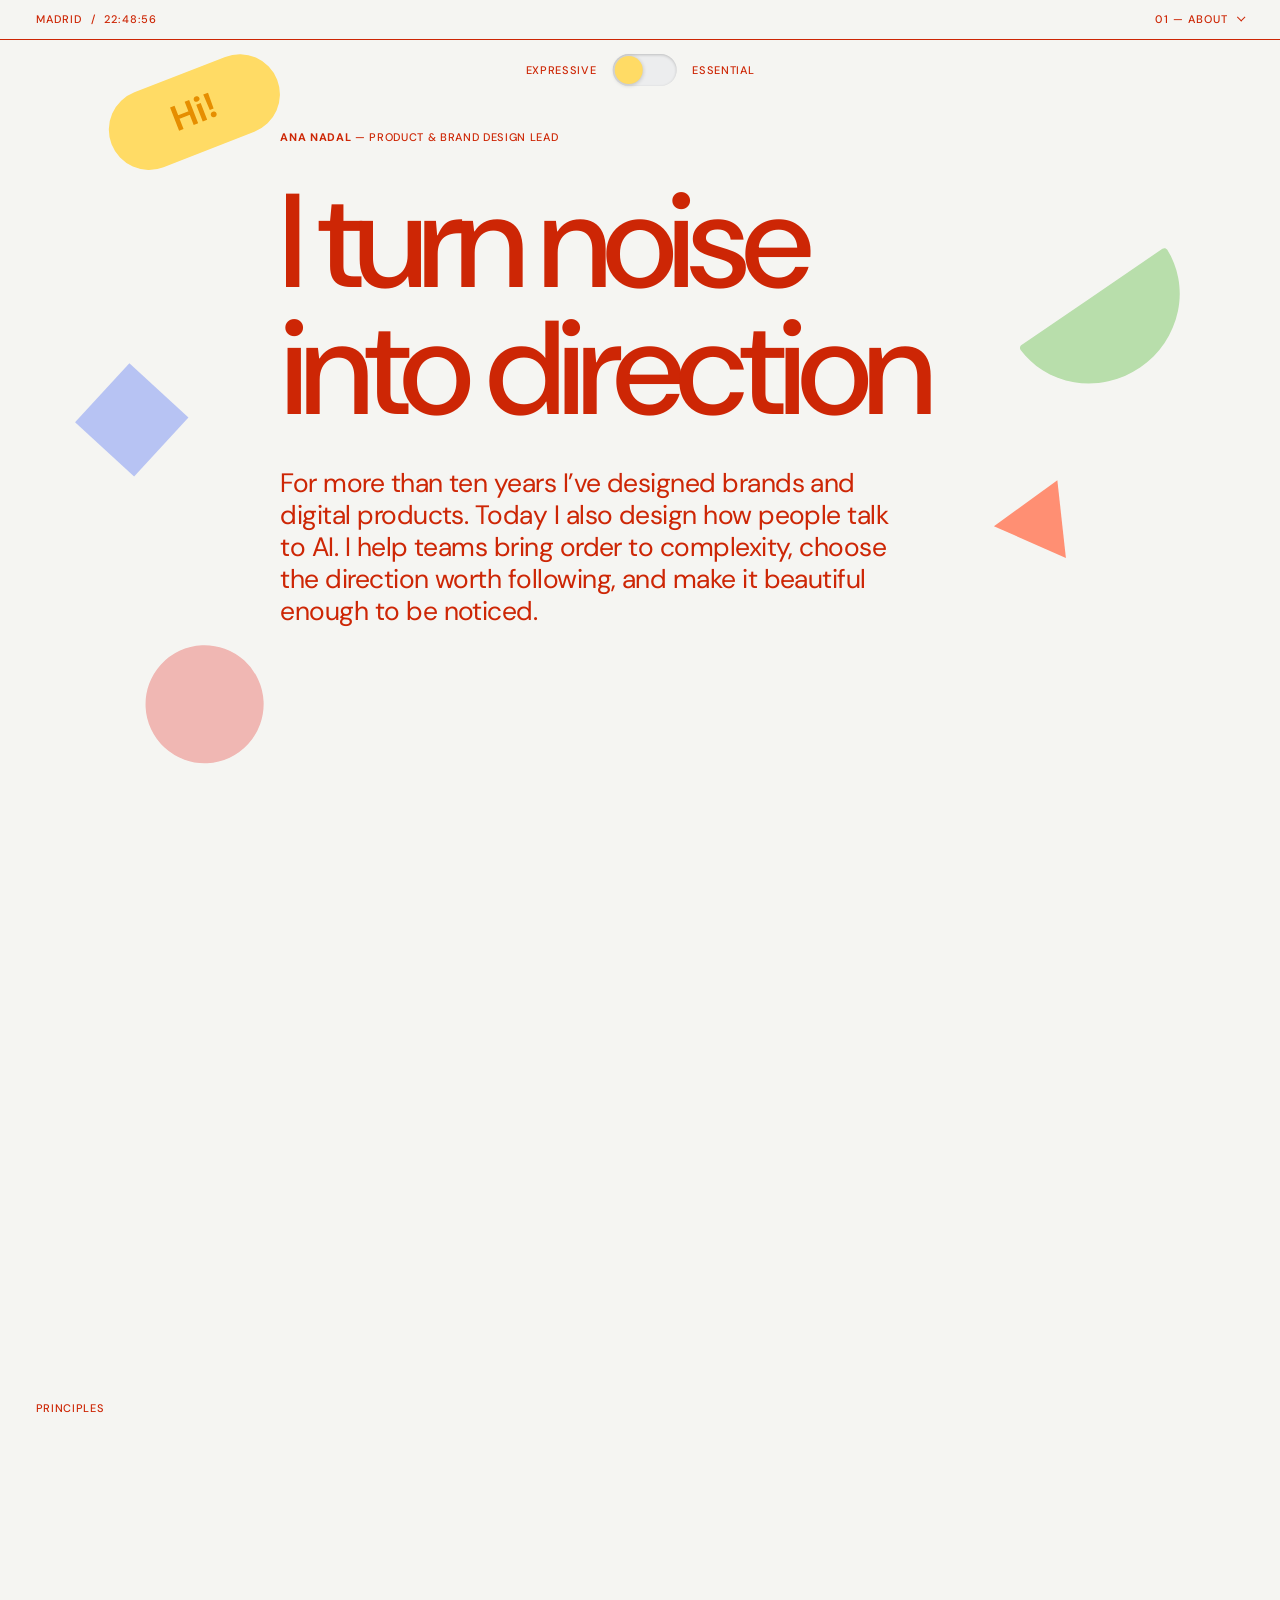
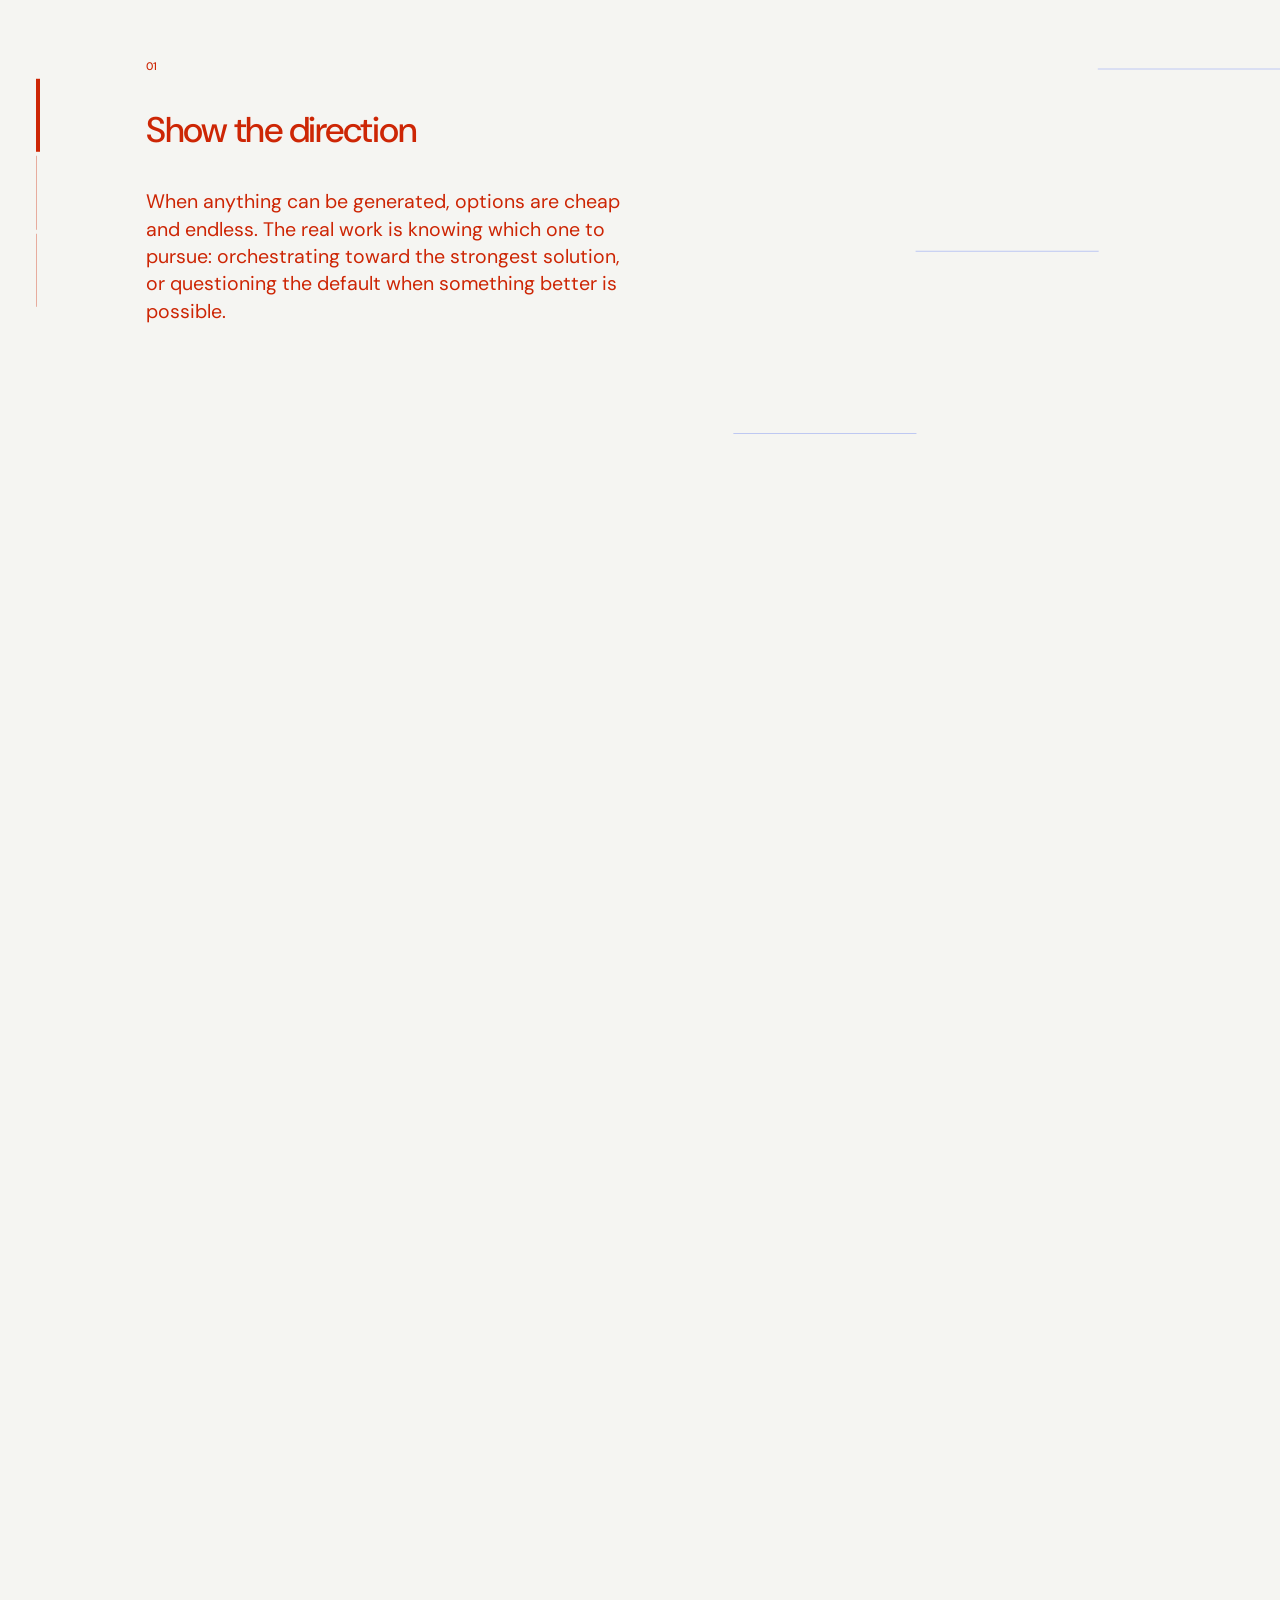
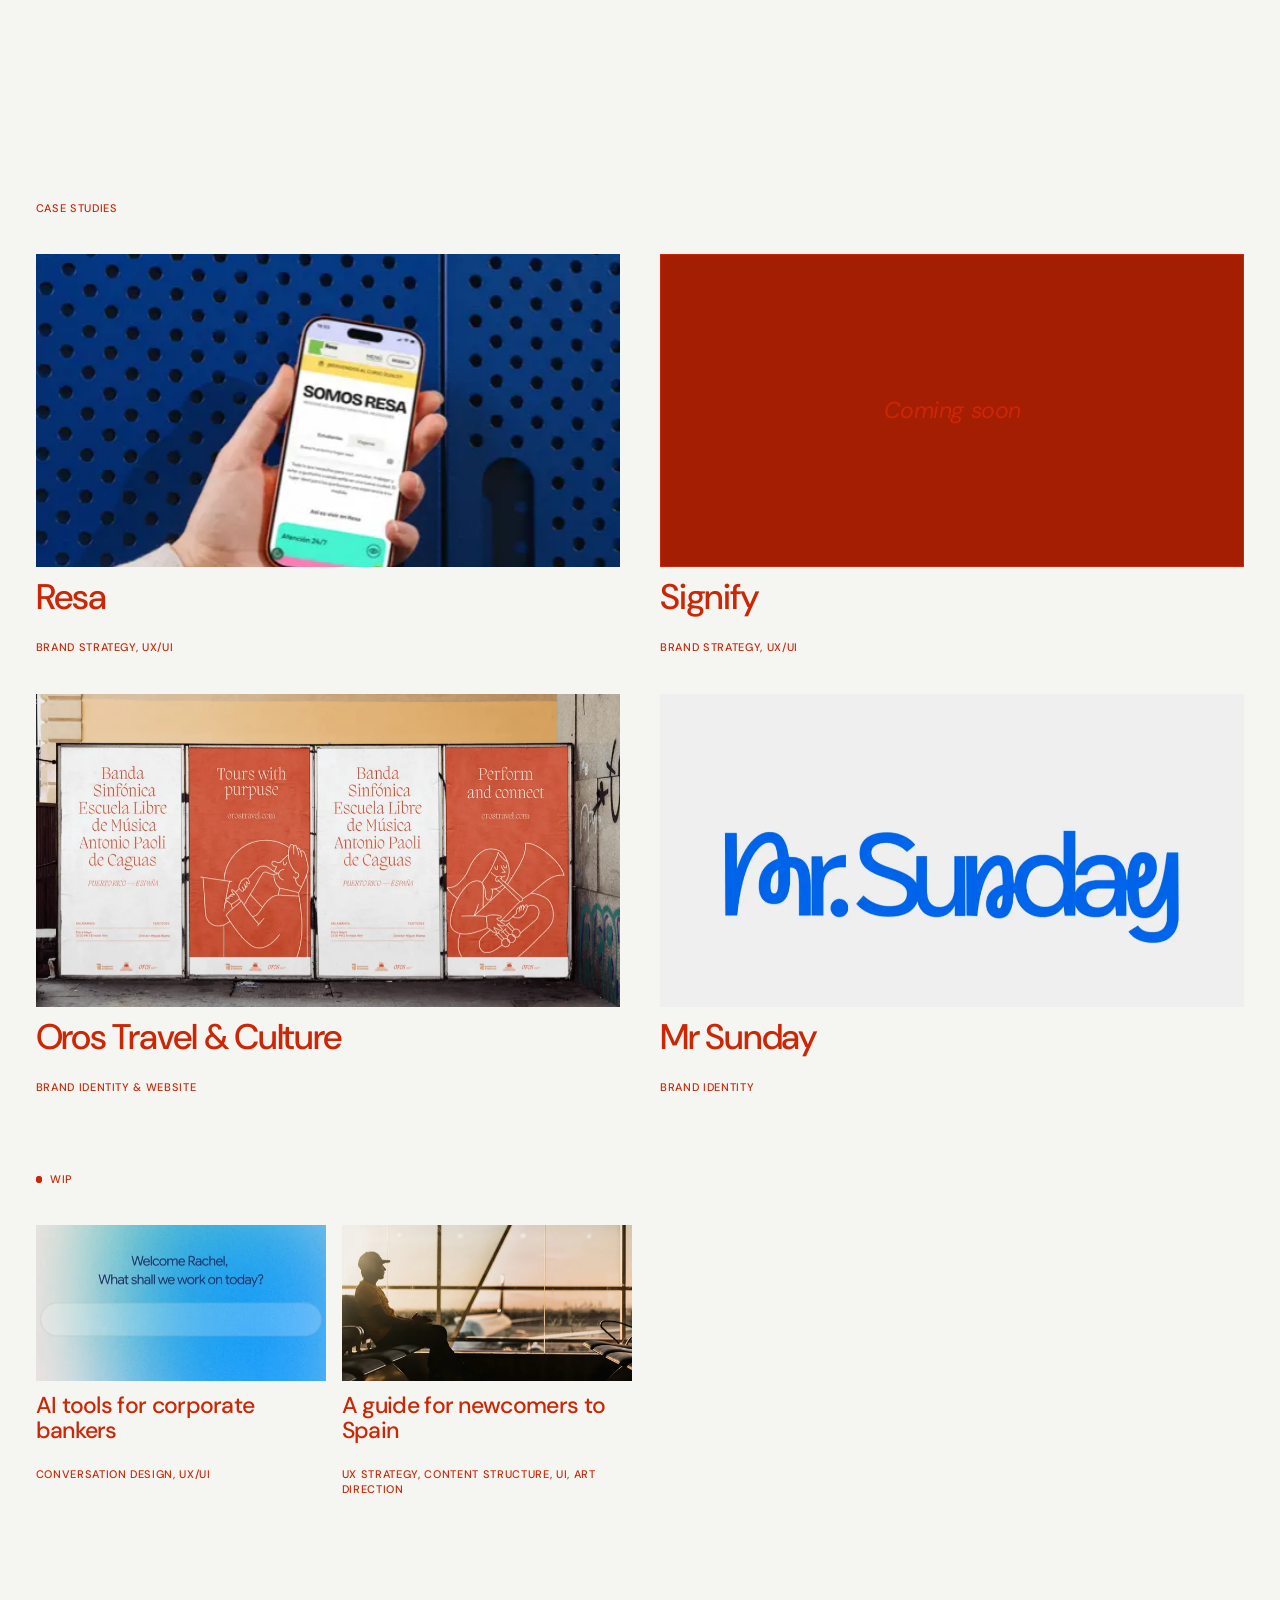
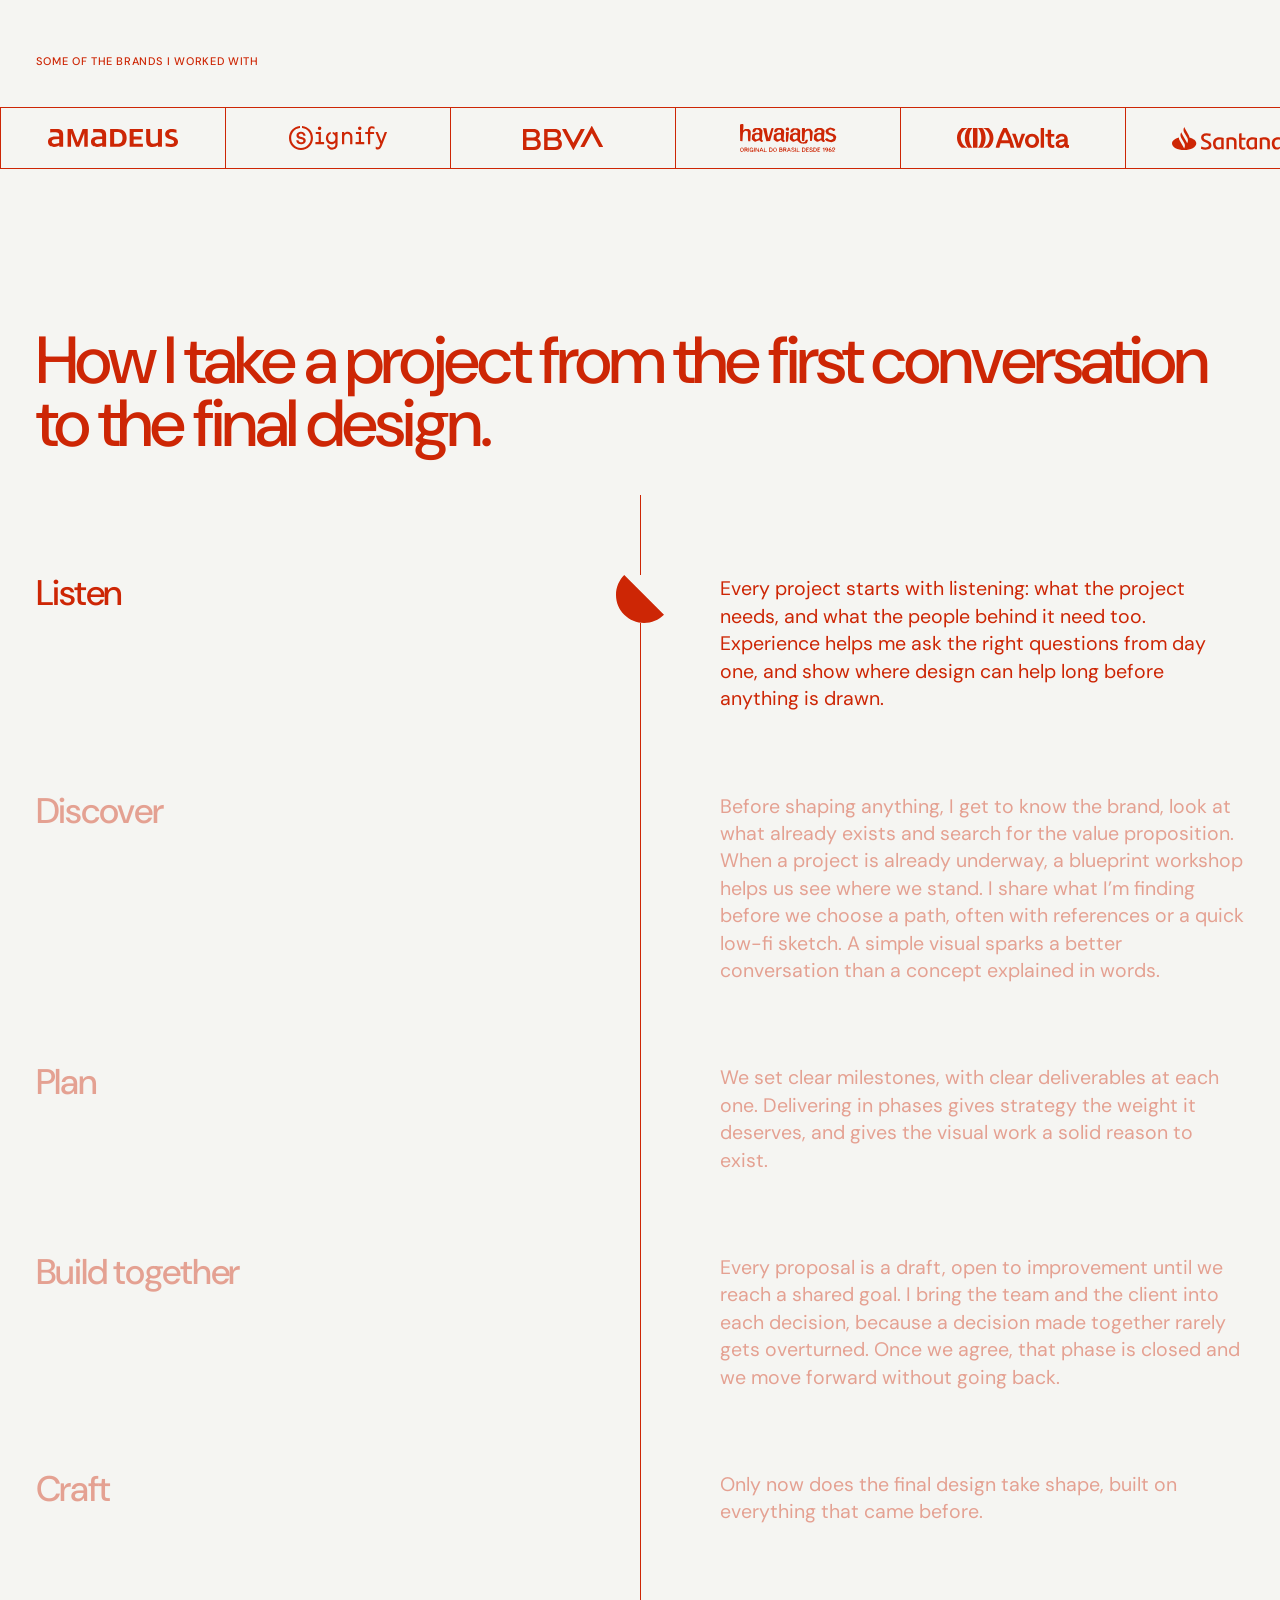
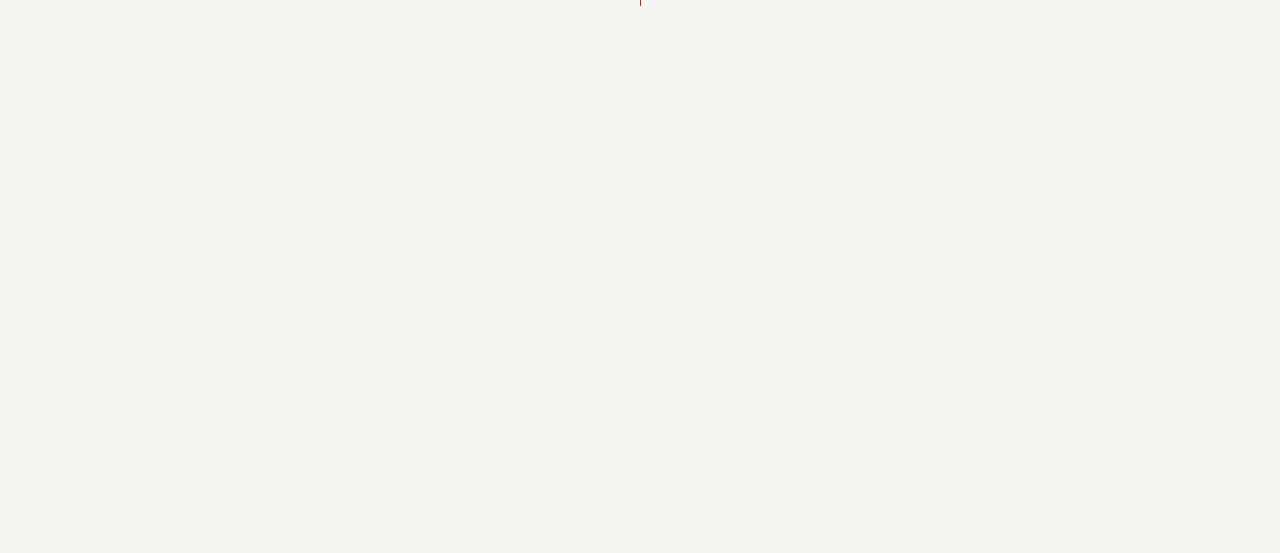
<file: index.html>
<!doctype html>
<html lang="en">
<head>
  <meta charset="utf-8">
  <meta name="viewport" content="width=device-width, initial-scale=1">
  <title>Ana Nadal — Product &amp; Brand Design Lead</title>
  <meta name="description" content="I turn noise into direction. Portfolio of Ana Nadal, Product &amp; Brand Design Lead.">
  <meta name="theme-color" content="#f5f5f2">
  <meta property="og:title" content="Ana Nadal — Product &amp; Brand Design Lead">
  <meta property="og:description" content="I turn noise into direction.">
  <meta property="og:type" content="website">
  <link rel="icon" href="data:image/svg+xml,%3Csvg xmlns='http://www.w3.org/2000/svg' viewBox='0 0 32 32'%3E%3Crect width='32' height='32' fill='%23f5f5f2'/%3E%3Ccircle cx='16' cy='16' r='10' fill='%23cd2605'/%3E%3C/svg%3E">
  <link rel="preconnect" href="https://fonts.googleapis.com">
  <link rel="preconnect" href="https://fonts.gstatic.com" crossorigin>
  <link href="https://fonts.googleapis.com/css2?family=DM+Sans:ital,opsz,wght@0,9..40,300..800;1,9..40,300..800&amp;display=swap" rel="stylesheet">
  <link rel="stylesheet" href="styles.css">
  <link rel="stylesheet" href="essential.css">
  <!-- Mode, before first paint: the saved choice, else Essential with reduced motion or Save-Data, else Expressive.
       In Expressive, the homepage also fetches its layer (home-expressive.html) and its stylesheet right away. -->
  <script>(function(d){var m;try{m=localStorage.getItem("siteMode")}catch(e){}if(m!=="expressive"&&m!=="essential"){var c=navigator.connection;m=(window.matchMedia&&matchMedia("(prefers-reduced-motion: reduce)").matches)||(c&&c.saveData)?"essential":"expressive"}d.setAttribute("data-mode",m);d.classList.add("js");if(m==="expressive"){var l=document.createElement("link");l.rel="stylesheet";l.href="home.css";document.head.appendChild(l);window.__layer=fetch("home-expressive.html").then(function(r){if(!r.ok)throw r;return r.text()})}})(document.documentElement);</script>
</head>
<body class="home">
  <a class="skip" href="#main">Skip to content</a>

  <header class="topbar">
    <p class="topbar-meta label">Madrid <span class="sep">/</span> <time id="clock" aria-hidden="true">--:--:--</time></p>
    <div class="chapters">
      <button class="chapter-btn label" type="button" aria-expanded="false" aria-controls="chapter-menu"><span class="sr-only">Chapters, current: </span><span id="section-label">01 — About</span><span class="chev" aria-hidden="true"></span></button>
      <nav class="chapter-menu" id="chapter-menu" aria-label="Chapters">
        <ul>
          <li><a href="#about">01 — About</a></li>
          <li><a href="#principles">02 — Principles</a></li>
          <li><a href="#case-studies">03 — Case studies</a></li>
          <li><a href="#how-i-work">04 — How I work</a></li>
          <li><a href="#contact">05 — Contact</a></li>
        </ul>
      </nav>
    </div>
  </header>

  <!-- Essential: the base page. Flat, still, light. Expressive (home-expressive.html) is a layer that mode.js puts in
       its place, with its own stylesheet and scripts, only when the site is in Expressive mode. -->
  <main id="main" class="page ess">

    <section class="ess-about" id="about" data-label="01 — About" aria-labelledby="about-title">
      <!-- Expressive | Essential (mode.js) -->
      <div class="mode-switch">
        <span class="mode-label" data-mode-set="expressive" aria-hidden="true">Expressive</span>
        <button class="mode-toggle" type="button" role="switch" aria-checked="true" aria-describedby="mode-tip"><span class="sr-only">Essential mode</span><span class="mode-knob" aria-hidden="true"></span></button>
        <span class="mode-label" data-mode-set="essential" aria-hidden="true">Essential</span>
        <span class="mode-tip" id="mode-tip" role="tooltip">Expressive: colour, motion and a small game.</span>
      </div>
      <h1 class="ess-text" id="about-title">Hi! I’m Ana Nadal, product &amp; brand design lead.</h1>
      <p class="ess-text">For more than ten years I’ve designed brands and digital products. Today I also design how people talk to AI. I help teams bring order to complexity, choose the direction worth following, and make it beautiful enough to be noticed.</p>
    </section>

    <section id="principles" data-label="02 — Principles" aria-labelledby="principles-title">
      <h2 class="ess-title" id="principles-title">Principles</h2>
      <ol class="ess-principles">
        <li><p class="ess-small">01</p><h3 class="ess-small">Show the direction</h3><p class="ess-text">When anything can be generated, options are cheap and endless. The real work is knowing which one to pursue: orchestrating toward the strongest solution, or questioning the default when something better is possible.</p></li>
        <li><p class="ess-small">02</p><h3 class="ess-small">Keep it compelling</h3><p class="ess-text">Beauty isn’t decoration — it’s what earns attention. We shape each piece to fit the medium it will live in, so it gets noticed amid the noise.</p></li>
        <li><p class="ess-small">03</p><h3 class="ess-small">Keep it clean</h3><p class="ess-text">In a world buried in information, we order and compose so the important things rise to the surface — turning noise into stories people can actually follow.</p></li>
      </ol>
    </section>

    <section class="ess-cases" id="case-studies" data-label="03 — Case studies" aria-labelledby="cases-title">
      <!-- The close "x" of each case page points to one of these: it returns to Case studies -->
      <span class="anchor" id="principle-direction"></span><span class="anchor" id="principle-compelling"></span><span class="anchor" id="principle-clean"></span>
      <h2 class="ess-title" id="cases-title">Case studies</h2>
      <ul class="ess-rows">
        <li class="row"><a class="row-link" href="case/resa/"><span class="row-text"><span class="row-title">Resa</span><span class="row-sep" aria-hidden="true"> · </span><span class="row-meta">Brand strategy, UX/UI</span></span><img class="row-thumb" src="images/thumbs/resa-320.webp" srcset="images/thumbs/resa-320.webp 320w, images/thumbs/resa-640.webp 640w" sizes="160px" width="320" height="200" alt="" loading="lazy" decoding="async"></a></li>
        <li class="row"><div class="row-link"><span class="row-text"><span class="row-title">Signify</span><span class="row-sep" aria-hidden="true"> · </span><span class="row-meta">Brand strategy, UX/UI</span></span><span class="row-thumb row-soon">Coming soon</span></div></li>
        <li class="row"><a class="row-link" href="case/oros/"><span class="row-text"><span class="row-title">Oros Travel &amp; Culture</span><span class="row-sep" aria-hidden="true"> · </span><span class="row-meta">Brand identity &amp; website</span></span><img class="row-thumb" src="images/thumbs/oros-320.webp" srcset="images/thumbs/oros-320.webp 320w, images/thumbs/oros-640.webp 640w" sizes="160px" width="320" height="200" alt="" loading="lazy" decoding="async"></a></li>
        <li class="row"><a class="row-link" href="case/mr-sunday/"><span class="row-text"><span class="row-title">Mr Sunday</span><span class="row-sep" aria-hidden="true"> · </span><span class="row-meta">Brand identity</span></span><img class="row-thumb" src="images/thumbs/mr-sunday-320.webp" srcset="images/thumbs/mr-sunday-320.webp 320w, images/thumbs/mr-sunday-640.webp 640w" sizes="160px" width="320" height="200" alt="" loading="lazy" decoding="async"></a></li>
      </ul>
      <h3 class="ess-wip"><span class="dot" aria-hidden="true"></span>Work in progress</h3>
      <ul class="ess-rows">
        <li class="row"><a class="row-link" href="case/ai-tools/"><span class="row-text"><span class="row-title">AI tools for corporate bankers</span><span class="row-sep" aria-hidden="true"> · </span><span class="row-meta">Conversation design, UX/UI</span></span><img class="row-thumb" src="images/thumbs/ai-tools-320.webp" srcset="images/thumbs/ai-tools-320.webp 320w, images/thumbs/ai-tools-640.webp 640w" sizes="160px" width="320" height="200" alt="" loading="lazy" decoding="async"></a></li>
        <li class="row"><a class="row-link" href="case/newcomers-guide/"><span class="row-text"><span class="row-title">A guide for newcomers to Spain</span><span class="row-sep" aria-hidden="true"> · </span><span class="row-meta">UX strategy, content structure, UI, art direction</span></span><img class="row-thumb" src="images/thumbs/newcomers-guide-320.webp" srcset="images/thumbs/newcomers-guide-320.webp 320w, images/thumbs/newcomers-guide-640.webp 640w" sizes="160px" width="320" height="200" alt="" loading="lazy" decoding="async"></a></li>
      </ul>
    </section>

    <section aria-labelledby="brands-title">
      <h2 class="ess-title" id="brands-title">Some of the brands I worked with</h2>
      <ul class="ess-logos">
        <li><span class="logo" role="img" aria-label="Amadeus" style="--m:url(images/logos/amadeus.svg);--lw:130;--lh:18"></span></li>
        <li><span class="logo" role="img" aria-label="Signify" style="--m:url(images/logos/signify.svg);--lw:98;--lh:24"></span></li>
        <li><span class="logo" role="img" aria-label="BBVA" style="--m:url(images/logos/bbva.svg);--lw:80;--lh:24"></span></li>
        <li><span class="logo" role="img" aria-label="Havaianas" style="--m:url(images/logos/havaianas.svg);--lw:97;--lh:28"></span></li>
        <li><span class="logo" role="img" aria-label="Avolta" style="--m:url(images/logos/avolta.svg);--lw:112;--lh:20"></span></li>
        <li><span class="logo" role="img" aria-label="Santander" style="--m:url(images/logos/santander.svg);--lw:132;--lh:23"></span></li>
        <li><span class="logo" role="img" aria-label="Loewe" style="--m:url(images/logos/loewe.svg);--lw:88;--lh:20"></span></li>
        <li><span class="logo" role="img" aria-label="Kinepolis" style="--m:url(images/logos/kinepolis.svg);--lw:180;--lh:35"></span></li>
      </ul>
    </section>

    <section id="how-i-work" data-label="04 — How I work" aria-labelledby="how-title">
      <h2 class="ess-title" id="how-title">How I take a project from the first conversation to the final design.</h2>
      <ol class="ess-steps">
        <li style="--i:0"><h3 class="ess-text">Listen</h3><p class="ess-text">Every project starts with listening: what the project needs, and what the people behind it need too. Experience helps me ask the right questions from day one, and show where design can help long before anything is drawn.</p></li>
        <li style="--i:1"><h3 class="ess-text">Discover</h3><p class="ess-text">Before shaping anything, I get to know the brand, look at what already exists and search for the value proposition. When a project is already underway, a blueprint workshop helps us see where we stand. I share what I’m finding before we choose a path, often with references or a quick low-fi sketch. A simple visual sparks a better conversation than a concept explained in words.</p></li>
        <li style="--i:2"><h3 class="ess-text">Plan</h3><p class="ess-text">We set clear milestones, with clear deliverables at each one. Delivering in phases gives strategy the weight it deserves, and gives the visual work a solid reason to exist.</p></li>
        <li style="--i:3"><h3 class="ess-text">Build together</h3><p class="ess-text">Every proposal is a draft, open to improvement until we reach a shared goal. I bring the team and the client into each decision, because a decision made together rarely gets overturned. Once we agree, that phase is closed and we move forward without going back.</p></li>
        <li style="--i:4"><h3 class="ess-text">Craft</h3><p class="ess-text">Only now does the final design take shape, built on everything that came before.</p></li>
      </ol>
    </section>
  </main>

  <footer class="ess-contact" id="contact" data-label="05 — Contact" aria-labelledby="contact-title">
    <h2 class="ess-title" id="contact-title">Contact</h2>
    <div class="ess-contact-main">
      <p class="ess-text">Let’s talk</p>
      <p class="ess-text ess-links"><a href="mailto:anaonadal@gmail.com">anaonadal@gmail.com</a><a href="https://www.linkedin.com/in/anadal" target="_blank" rel="noopener">LinkedIn<span class="sr-only"> (opens in a new tab)</span></a></p>
    </div>
    <div class="ess-foot" aria-hidden="true">
      <div class="foot-left">
        <span class="mask-icon icon-heads"></span>
        <p class="foot-text">Concept by human<br>Made by AI</p>
      </div>
      <div class="foot-right">
        <span class="foot-pill">© 2026</span>
        <span class="mask-icon icon-date"></span>
      </div>
    </div>
  </footer>

  <!-- mode.js: the switch; in Expressive it puts the Expressive layer in place and loads its scripts -->
  <script src="mode.js" defer></script>
</body>
</html>
</file>
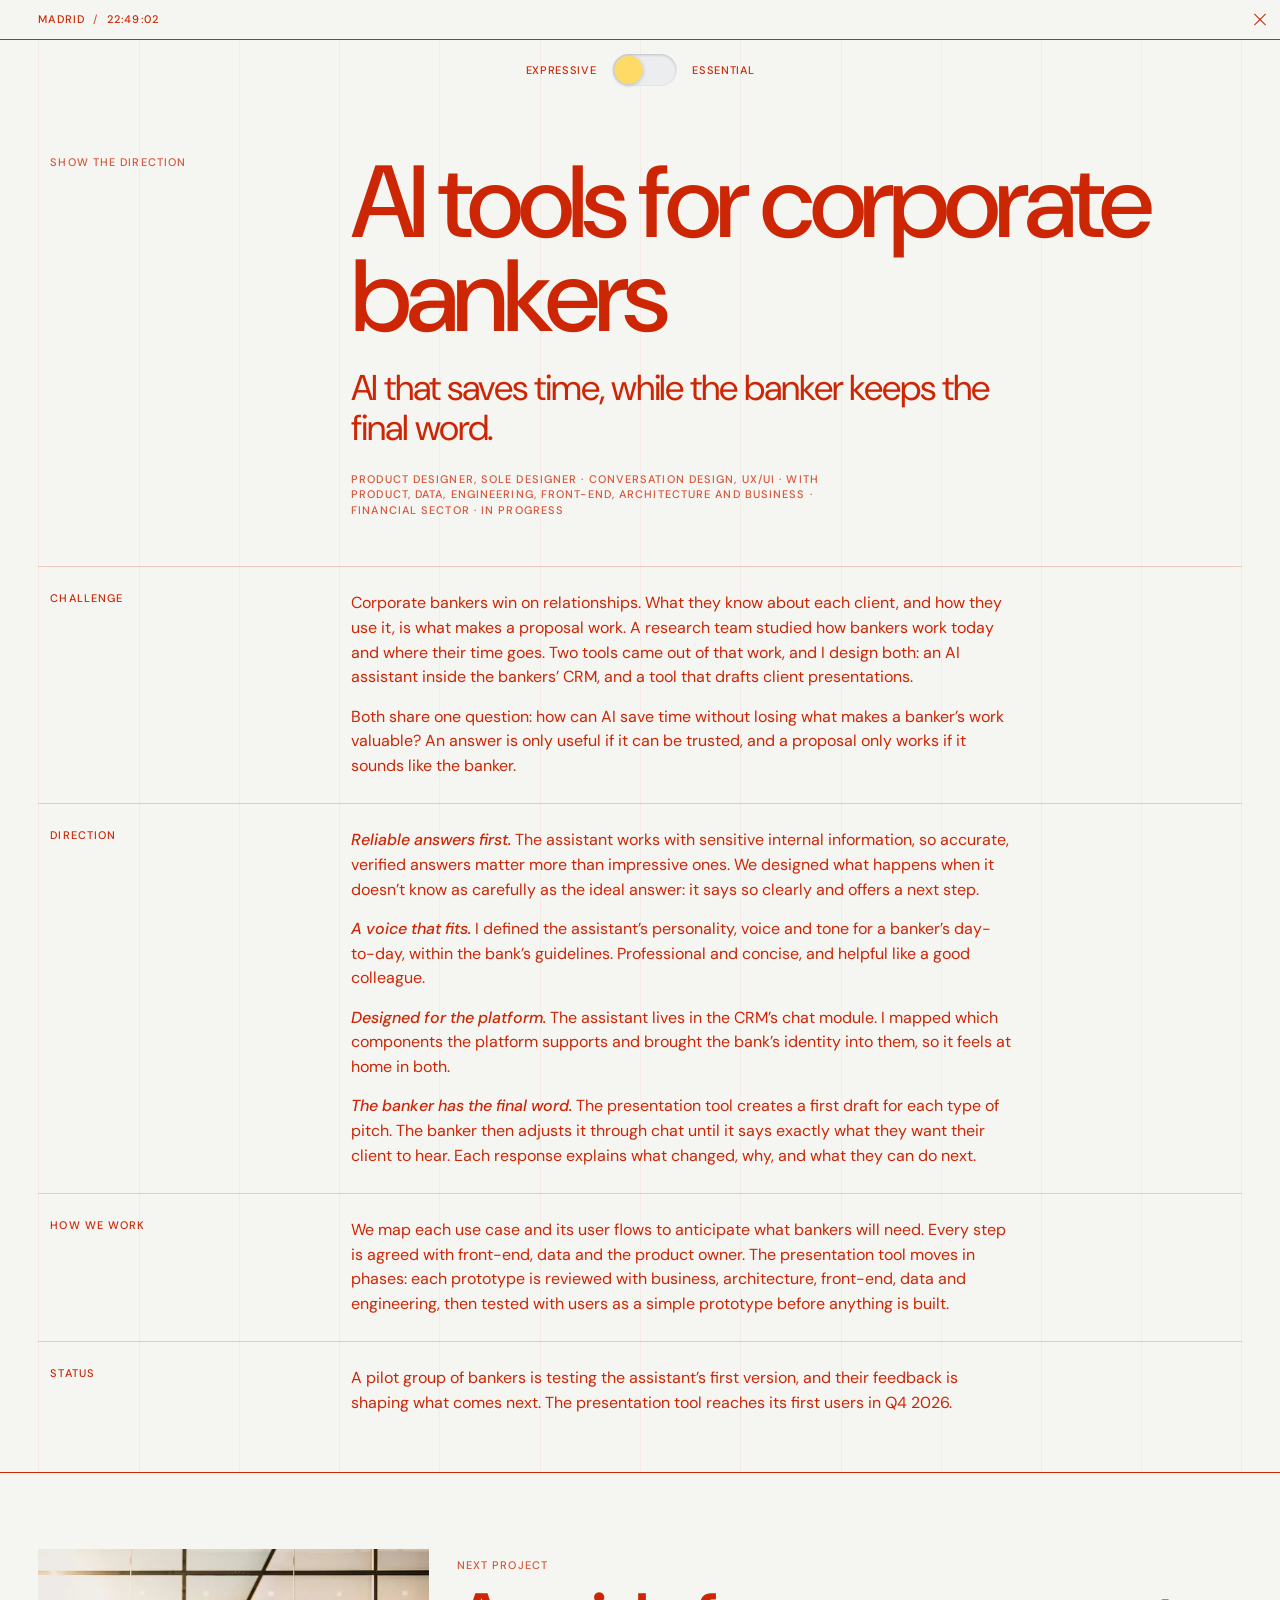
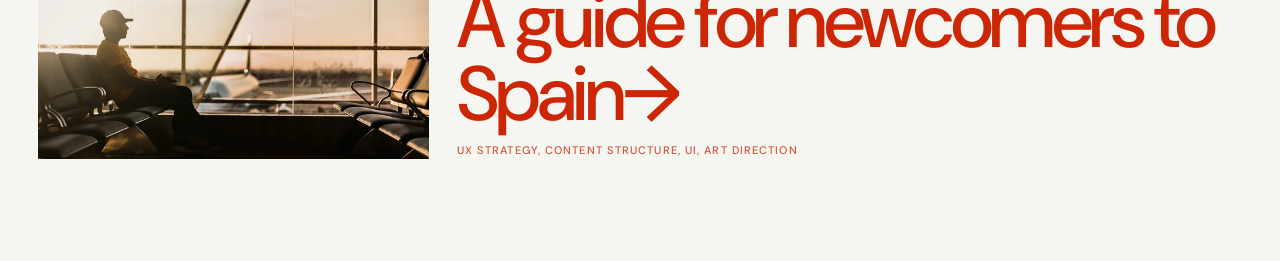
<file: case/ai-tools/index.html>
<!doctype html>
<html lang="en">
<head>
  <meta charset="utf-8">
  <meta name="viewport" content="width=device-width, initial-scale=1">
  <title>AI tools for corporate bankers — Ana Nadal</title>
  <meta name="description" content="AI that saves time, while the banker keeps the final word. Case study by Ana Nadal, Product &amp; Brand Design Lead.">
  <meta name="theme-color" content="#f5f5f2">
  <link rel="icon" href="data:image/svg+xml,%3Csvg xmlns='http://www.w3.org/2000/svg' viewBox='0 0 32 32'%3E%3Crect width='32' height='32' fill='%230a0a0a'/%3E%3Cpath d='M8 4v24M16 10v18M24 4v24' stroke='%23f5f5f2' stroke-width='2'/%3E%3C/svg%3E">
  <link rel="preconnect" href="https://fonts.googleapis.com">
  <link rel="preconnect" href="https://fonts.gstatic.com" crossorigin>
  <link href="https://fonts.googleapis.com/css2?family=DM+Sans:ital,opsz,wght@0,9..40,300..800;1,9..40,300..800&amp;display=swap" rel="stylesheet">
  <link rel="stylesheet" href="/styles.css">
  <!-- Mode before first paint (saved choice, else Essential with reduced motion or Save-Data, else Expressive);
       the gallery view: Strip only in Essential, else the saved one -->
  <script>(function(d){var m,gv;try{m=localStorage.getItem("siteMode");gv=localStorage.getItem("galleryView")}catch(e){}if(m!=="expressive"&&m!=="essential"){var c=navigator.connection;m=(window.matchMedia&&matchMedia("(prefers-reduced-motion: reduce)").matches)||(c&&c.saveData)?"essential":"expressive"}d.setAttribute("data-mode",m);d.classList.add("js");d.classList.add(m==="essential"||gv==="strip"?"view-strip":"view-expanded")})(document.documentElement);</script>
</head>
<body class="case-page">
  <a class="skip" href="#main">Skip to content</a>

  <header class="topbar">
    <p class="topbar-meta label">Madrid <span class="sep">/</span> <time id="clock" aria-hidden="true">--:--:--</time></p>
    <a class="close-x" href="/#principle-direction" aria-label="Close case and go back to the homepage"><span aria-hidden="true"></span></a>
  </header>

  <main id="main">
    <article id="ai-tools">

      <section class="section case-intro">
        <!-- Expressive | Essential (mode.js) -->
        <div class="mode-switch">
          <span class="mode-label" data-mode-set="expressive" aria-hidden="true">Expressive</span>
          <button class="mode-toggle" type="button" role="switch" aria-checked="false" aria-describedby="mode-tip"><span class="sr-only">Essential mode</span><span class="mode-knob" aria-hidden="true"></span></button>
          <span class="mode-label" data-mode-set="essential" aria-hidden="true">Essential</span>
          <span class="mode-tip" id="mode-tip" role="tooltip">Essential: no animations, a lighter page and lower energy use.</span>
        </div>
        <div class="gridlines" aria-hidden="true"><span style="--i:0"></span><span style="--i:1"></span><span style="--i:2"></span><span style="--i:3"></span><span style="--i:4"></span><span style="--i:5"></span><span style="--i:6"></span><span style="--i:7"></span><span style="--i:8"></span><span style="--i:9"></span><span style="--i:10"></span><span style="--i:11"></span></div>
        <div class="g">
          <p class="label span-side muted">Show the direction</p>
          <div class="span-main">
            <h1 class="case-title">AI tools for corporate bankers</h1>
            <p class="lead case-lead">AI that saves time, while the banker keeps the final word.</p>
            <p class="meta label muted">Product Designer, sole designer · Conversation design, UX/UI · With product, data, engineering, front-end, architecture and business · Financial sector · In progress</p>
          </div>
        </div>
      </section>

      <section class="section case-content">
        <div class="gridlines" aria-hidden="true"><span style="--i:0"></span><span style="--i:1"></span><span style="--i:2"></span><span style="--i:3"></span><span style="--i:4"></span><span style="--i:5"></span><span style="--i:6"></span><span style="--i:7"></span><span style="--i:8"></span><span style="--i:9"></span><span style="--i:10"></span><span style="--i:11"></span></div>
      <div class="case-row g">
        <h2 class="label span-side">Challenge</h2>
        <div class="span-main text">
          <p class="body">Corporate bankers win on relationships. What they know about each client, and how they use it, is what makes a proposal work. A research team studied how bankers work today and where their time goes. Two tools came out of that work, and I design both: an AI assistant inside the bankers’ CRM, and a tool that drafts client presentations.</p>
                  <p class="body">Both share one question: how can AI save time without losing what makes a banker’s work valuable? An answer is only useful if it can be trusted, and a proposal only works if it sounds like the banker.</p>
        </div>
      </div>
      <div class="case-row g">
        <h2 class="label span-side">Direction</h2>
        <div class="span-main text">
          <p class="body"><em>Reliable answers first.</em> The assistant works with sensitive internal information, so accurate, verified answers matter more than impressive ones. We designed what happens when it doesn’t know as carefully as the ideal answer: it says so clearly and offers a next step.</p>
                  <p class="body"><em>A voice that fits.</em> I defined the assistant’s personality, voice and tone for a banker’s day-to-day, within the bank’s guidelines. Professional and concise, and helpful like a good colleague.</p>
                  <p class="body"><em>Designed for the platform.</em> The assistant lives in the CRM’s chat module. I mapped which components the platform supports and brought the bank’s identity into them, so it feels at home in both.</p>
                  <p class="body"><em>The banker has the final word.</em> The presentation tool creates a first draft for each type of pitch. The banker then adjusts it through chat until it says exactly what they want their client to hear. Each response explains what changed, why, and what they can do next.</p>
        </div>
      </div>
      <div class="case-row g">
        <h2 class="label span-side">How we work</h2>
        <div class="span-main text">
          <p class="body">We map each use case and its user flows to anticipate what bankers will need. Every step is agreed with front-end, data and the product owner. The presentation tool moves in phases: each prototype is reviewed with business, architecture, front-end, data and engineering, then tested with users as a simple prototype before anything is built.</p>
        </div>
      </div>
      <div class="case-row g">
        <h2 class="label span-side">Status</h2>
        <div class="span-main text">
          <p class="body">A pilot group of bankers is testing the assistant’s first version, and their feedback is shaping what comes next. The presentation tool reaches its first users in Q4 2026.</p>
        </div>
      </div>
      </section>
    </article>

    <nav class="case-next" aria-label="Next project">
      <a class="next-link" href="/case/newcomers-guide/" data-case-link>
        <span class="next-thumb"><img src="/images/wip/wip-newcomers-660.webp" data-small="newcomers-guide" srcset="/images/wip/wip-newcomers-660.webp 660w, /images/wip/wip-newcomers.webp 1347w" sizes="(max-width: 860px) 100vw, 420px" width="660" height="354" alt="" loading="lazy" decoding="async"></span>
        <span class="next-text">
          <span class="label muted">Next project</span>
          <span class="next-title">A guide for newcomers to Spain</span>
          <span class="label muted">UX strategy, content structure, UI, art direction</span>
        </span>
      </a>
    </nav>
  </main>

  <script src="/script.js" defer></script>
  <script src="/mode.js" defer></script>
</body>
</html>
</file>
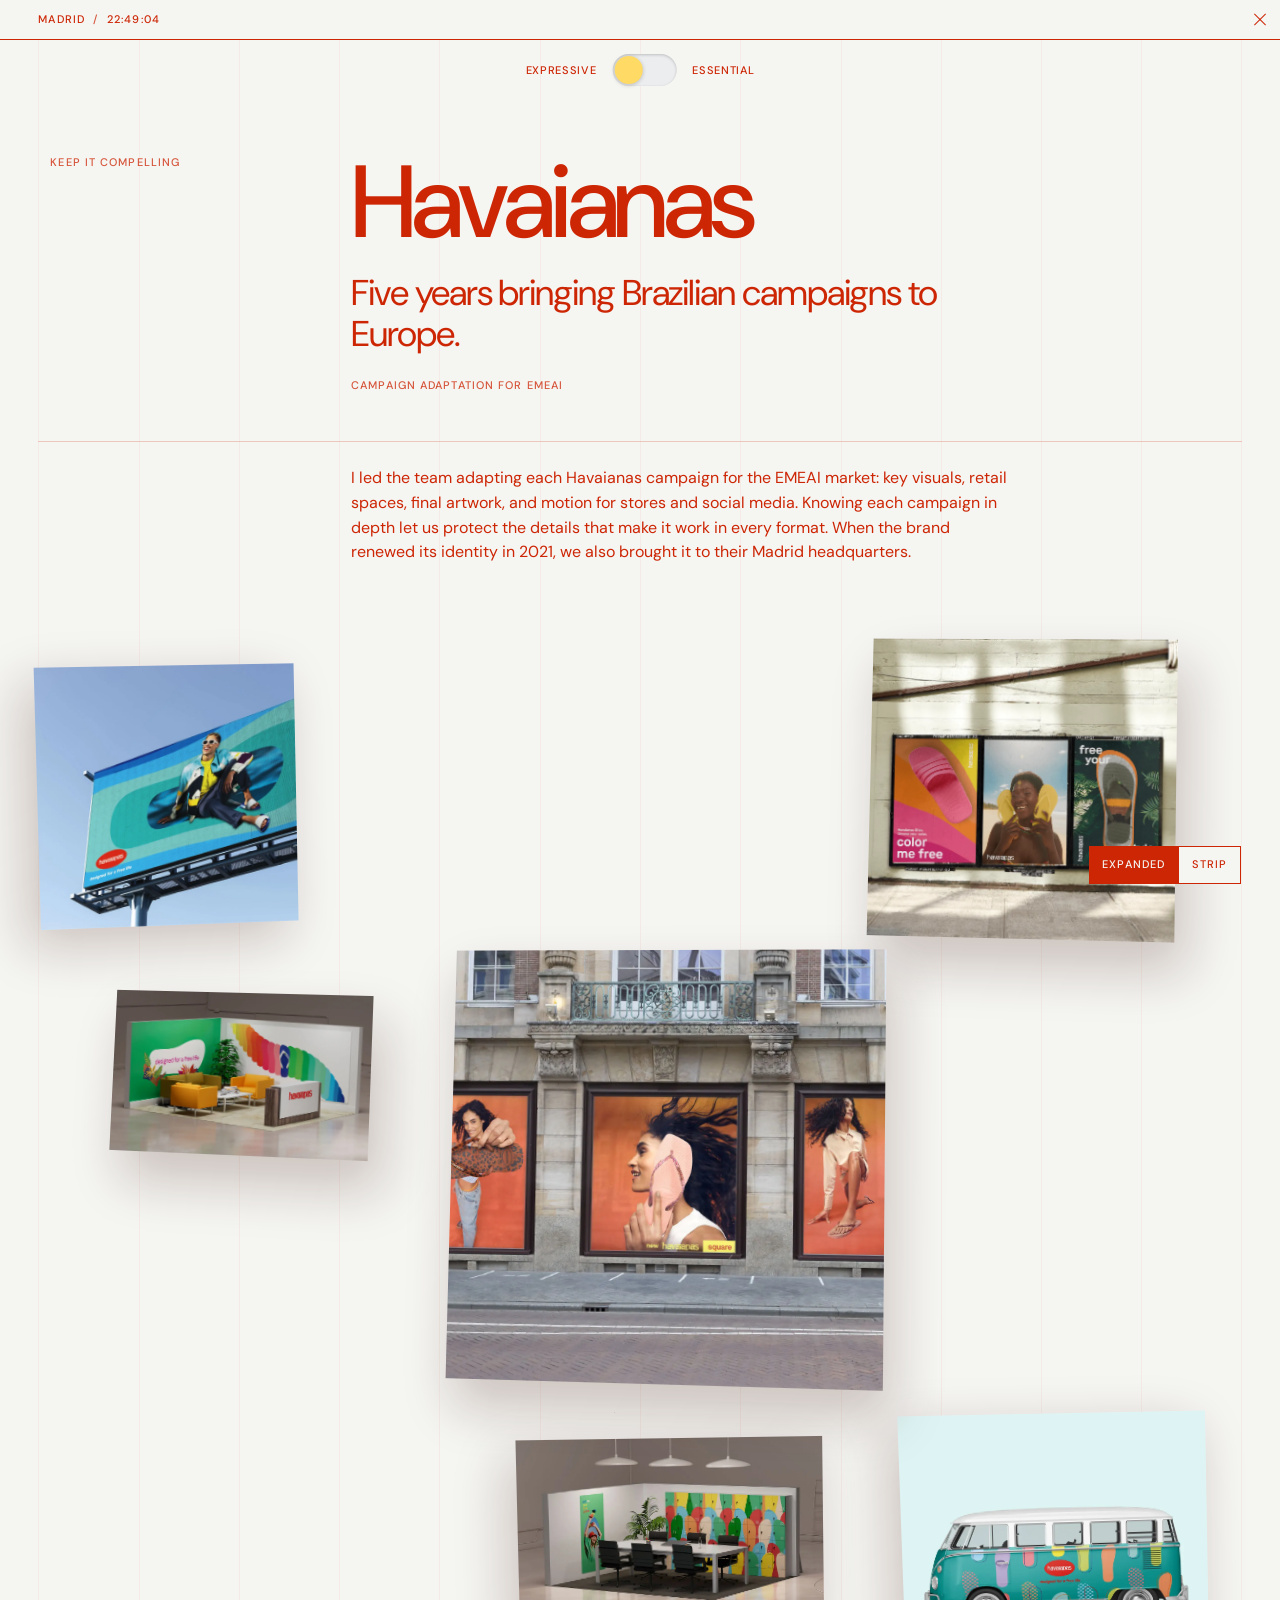
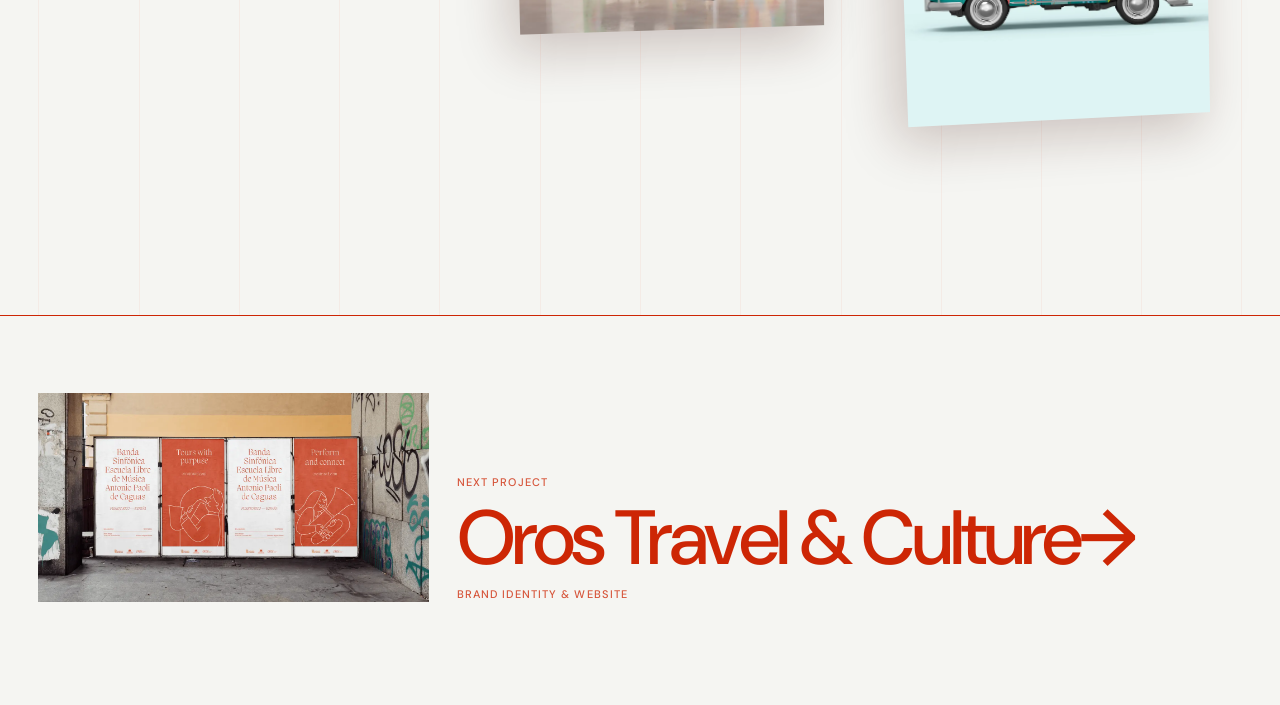
<file: case/havaianas/index.html>
<!doctype html>
<html lang="en">
<head>
  <meta charset="utf-8">
  <meta name="viewport" content="width=device-width, initial-scale=1">
  <title>Havaianas — Ana Nadal</title>
  <meta name="description" content="Five years bringing Brazilian campaigns to Europe. Case study by Ana Nadal, Product &amp; Brand Design Lead.">
  <meta name="theme-color" content="#f5f5f2">
  <link rel="icon" href="data:image/svg+xml,%3Csvg xmlns='http://www.w3.org/2000/svg' viewBox='0 0 32 32'%3E%3Crect width='32' height='32' fill='%230a0a0a'/%3E%3Cpath d='M8 4v24M16 10v18M24 4v24' stroke='%23f5f5f2' stroke-width='2'/%3E%3C/svg%3E">
  <link rel="preconnect" href="https://fonts.googleapis.com">
  <link rel="preconnect" href="https://fonts.gstatic.com" crossorigin>
  <link href="https://fonts.googleapis.com/css2?family=DM+Sans:ital,opsz,wght@0,9..40,300..800;1,9..40,300..800&amp;display=swap" rel="stylesheet">
  <link rel="stylesheet" href="/styles.css">
  <!-- Mode before first paint (saved choice, else Essential with reduced motion or Save-Data, else Expressive);
       the gallery view: Strip only in Essential, else the saved one -->
  <script>(function(d){var m,gv;try{m=localStorage.getItem("siteMode");gv=localStorage.getItem("galleryView")}catch(e){}if(m!=="expressive"&&m!=="essential"){var c=navigator.connection;m=(window.matchMedia&&matchMedia("(prefers-reduced-motion: reduce)").matches)||(c&&c.saveData)?"essential":"expressive"}d.setAttribute("data-mode",m);d.classList.add("js");d.classList.add(m==="essential"||gv==="strip"?"view-strip":"view-expanded")})(document.documentElement);</script>
</head>
<body class="case-page">
  <a class="skip" href="#main">Skip to content</a>

  <header class="topbar">
    <p class="topbar-meta label">Madrid <span class="sep">/</span> <time id="clock" aria-hidden="true">--:--:--</time></p>
    <a class="close-x" href="/#principle-compelling" aria-label="Close case and go back to the homepage"><span aria-hidden="true"></span></a>
  </header>

  <main id="main">
    <article id="havaianas">

      <section class="section case-intro">
        <!-- Expressive | Essential (mode.js) -->
        <div class="mode-switch">
          <span class="mode-label" data-mode-set="expressive" aria-hidden="true">Expressive</span>
          <button class="mode-toggle" type="button" role="switch" aria-checked="false" aria-describedby="mode-tip"><span class="sr-only">Essential mode</span><span class="mode-knob" aria-hidden="true"></span></button>
          <span class="mode-label" data-mode-set="essential" aria-hidden="true">Essential</span>
          <span class="mode-tip" id="mode-tip" role="tooltip">Essential: no animations, a lighter page and lower energy use.</span>
        </div>
        <div class="gridlines" aria-hidden="true"><span style="--i:0"></span><span style="--i:1"></span><span style="--i:2"></span><span style="--i:3"></span><span style="--i:4"></span><span style="--i:5"></span><span style="--i:6"></span><span style="--i:7"></span><span style="--i:8"></span><span style="--i:9"></span><span style="--i:10"></span><span style="--i:11"></span></div>
        <div class="g">
          <p class="label span-side muted">Keep it compelling</p>
          <div class="span-main">
            <h1 class="case-title">Havaianas</h1>
            <p class="lead case-lead">Five years bringing Brazilian campaigns to Europe.</p>
            <p class="meta label muted">Campaign adaptation for EMEAI</p>
          </div>
        </div>
      </section>

      <section class="section case-content">
        <div class="gridlines" aria-hidden="true"><span style="--i:0"></span><span style="--i:1"></span><span style="--i:2"></span><span style="--i:3"></span><span style="--i:4"></span><span style="--i:5"></span><span style="--i:6"></span><span style="--i:7"></span><span style="--i:8"></span><span style="--i:9"></span><span style="--i:10"></span><span style="--i:11"></span></div>
      <div class="case-row g">
        <span class="span-side"></span>
        <div class="span-main text">
          <p class="body">I led the team adapting each Havaianas campaign for the EMEAI market: key visuals, retail spaces, final artwork, and motion for stores and social media. Knowing each campaign in depth let us protect the details that make it work in every format. When the brand renewed its identity in 2021, we also brought it to their Madrid headquarters.</p>
        </div>
      </div>
      </section>

      <section class="case-gallery" id="case-gallery" aria-label="Project images">
        <button class="gallery-toggle label" type="button" aria-expanded="true" aria-controls="gallery-track"><span class="gallery-toggle-text">Hide images</span></button>
        <ul class="gallery-track" id="gallery-track">
          <li><button class="gallery-item" type="button" aria-label="Open image 1 of 6: promo window 2" data-caption="promo window 2" data-full="/images/havaianas/Havainas-promo-window-2.webp" data-width="1286" data-height="1254" data-alt="Three Havaianas posters on a wall: ‘color me free’, a smiling woman with yellow flip-flops, and ‘free your style’."><img src="/images/havaianas/Havainas-promo-window-2.webp" width="1286" height="1254" alt="" loading="lazy" decoding="async"></button></li>
          <li><button class="gallery-item" type="button" aria-label="Open image 2 of 6: promo" data-caption="promo" data-full="/images/havaianas/Havainas-promo.webp" data-width="1200" data-height="1200" data-alt="Havaianas billboard with a model lying inside a turquoise flip-flop shape."><img src="/images/havaianas/Havainas-promo.webp" width="1200" height="1200" alt="" loading="lazy" decoding="async"></button></li>
          <li><button class="gallery-item" type="button" aria-label="Open image 3 of 6: promo window 1" data-caption="promo window 1" data-full="/images/havaianas/Havainas-promo-window-1.webp" data-width="1200" data-height="1200" data-alt="Havaianas shop-front posters on a historic building: models in orange frames wearing flip-flops."><img src="/images/havaianas/Havainas-promo-window-1.webp" width="1200" height="1200" alt="" loading="lazy" decoding="async"></button></li>
          <li><button class="gallery-item" type="button" aria-label="Open image 4 of 6: caravan" data-caption="caravan" data-full="/images/havaianas/havainas-caravan.webp" data-width="1200" data-height="1200" data-alt="A turquoise Havaianas campervan decorated with coloured flip-flop shapes, on a pale blue background."><img src="/images/havaianas/havainas-caravan.webp" width="1200" height="1200" alt="" loading="lazy" decoding="async"></button></li>
          <li><button class="gallery-item" type="button" aria-label="Open image 5 of 6: office" data-caption="office" data-full="/images/havaianas/havainas-office.webp" data-width="1200" data-height="750" data-alt="Havaianas reception area with a green wall, a rainbow flip-flop mural and orange armchairs."><img src="/images/havaianas/havainas-office.webp" width="1200" height="750" alt="" loading="lazy" decoding="async"></button></li>
          <li><button class="gallery-item" type="button" aria-label="Open image 6 of 6: office lockers" data-caption="office lockers" data-full="/images/havaianas/havainas-office-lockers.webp" data-width="1200" data-height="750" data-alt="A Havaianas meeting room with a colourful locker wall and a table with black chairs."><img src="/images/havaianas/havainas-office-lockers.webp" width="1200" height="750" alt="" loading="lazy" decoding="async"></button></li>
        </ul>
      </section>
    </article>

    <nav class="case-next" aria-label="Next project">
      <a class="next-link" href="/case/oros/" data-case-link>
        <span class="next-thumb"><img src="/images/oros/oros-poster.webp" data-small="oros" srcset="/images/oros/oros-poster.webp 1400w" sizes="(max-width: 860px) 100vw, 420px" width="660" height="354" alt="" loading="lazy" decoding="async"></span>
        <span class="next-text">
          <span class="label muted">Next project</span>
          <span class="next-title">Oros Travel &amp; Culture</span>
          <span class="label muted">Brand identity &amp; website</span>
        </span>
      </a>
    </nav>
  </main>

  <script src="/script.js" defer></script>
  <script src="/mode.js" defer></script>
</body>
</html>
</file>
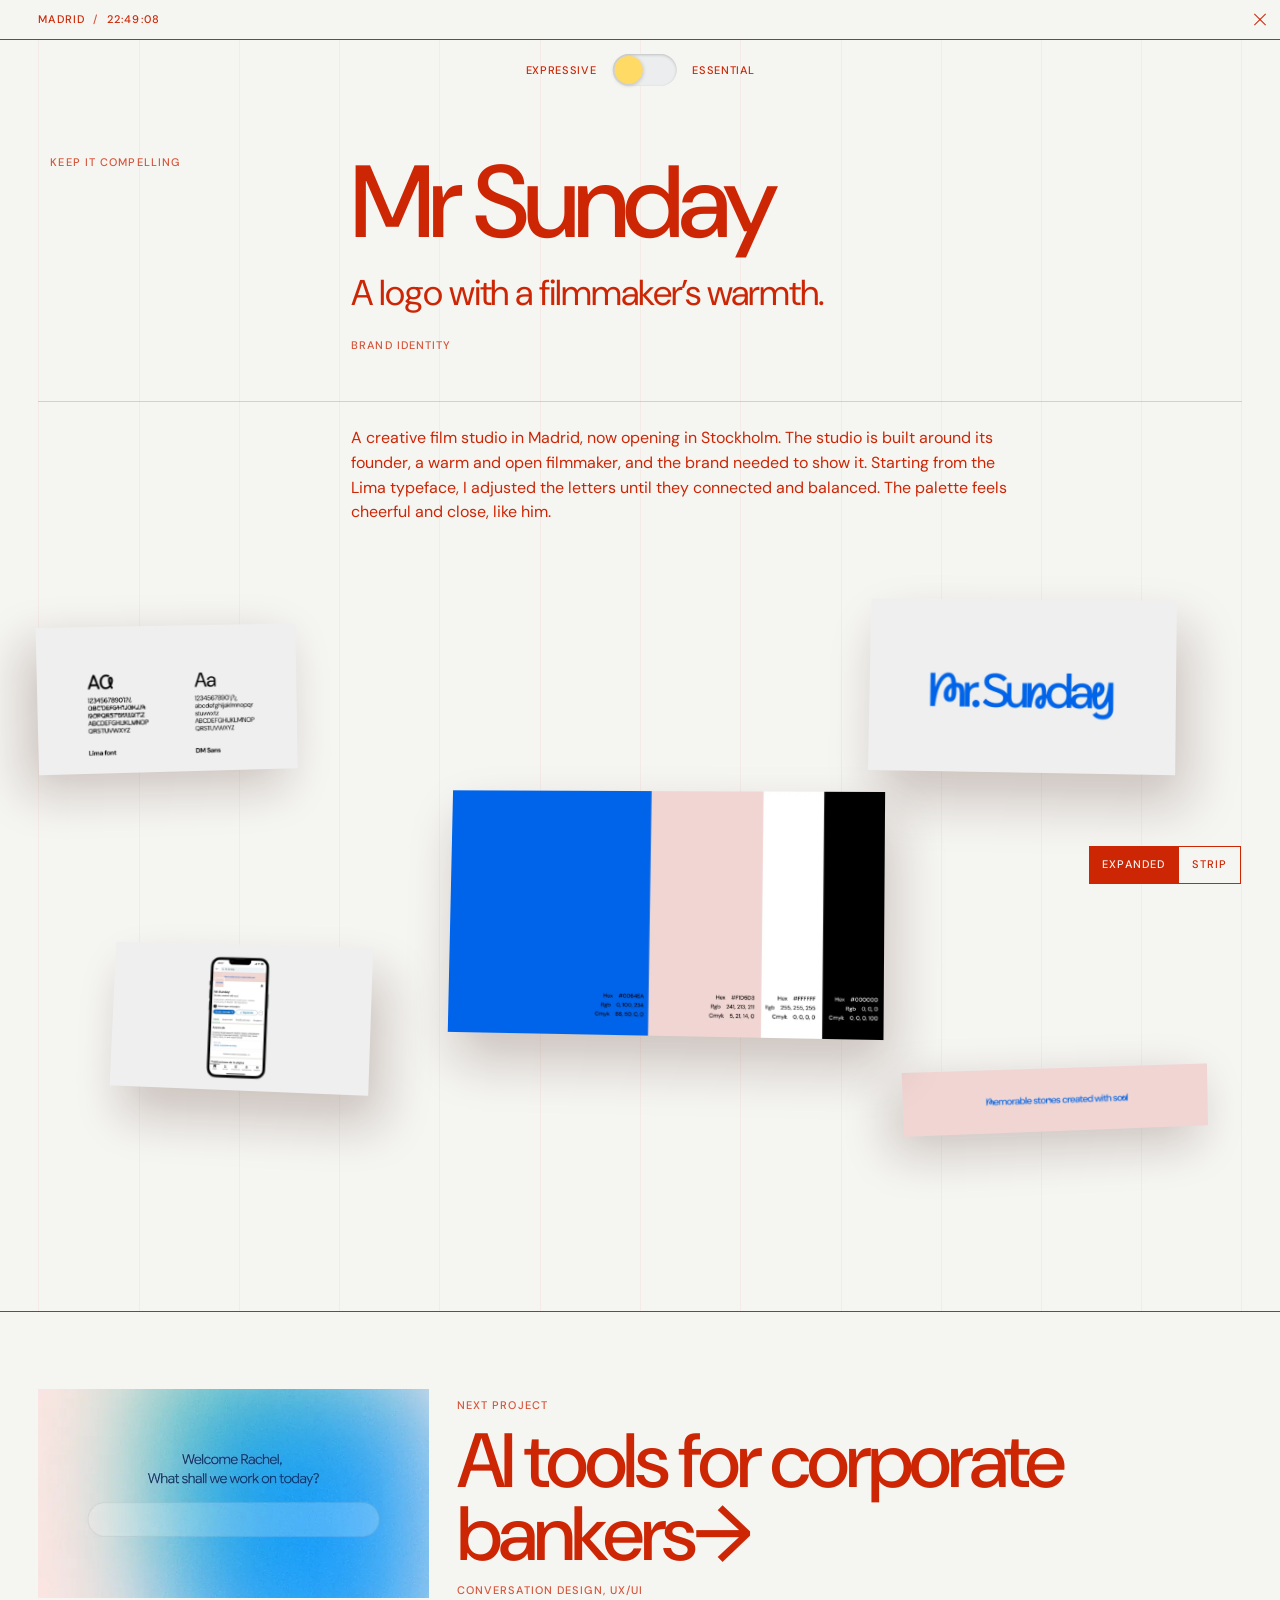
<file: case/mr-sunday/index.html>
<!doctype html>
<html lang="en">
<head>
  <meta charset="utf-8">
  <meta name="viewport" content="width=device-width, initial-scale=1">
  <title>Mr Sunday — Ana Nadal</title>
  <meta name="description" content="A logo with a filmmaker’s warmth. Case study by Ana Nadal, Product &amp; Brand Design Lead.">
  <meta name="theme-color" content="#f5f5f2">
  <link rel="icon" href="data:image/svg+xml,%3Csvg xmlns='http://www.w3.org/2000/svg' viewBox='0 0 32 32'%3E%3Crect width='32' height='32' fill='%230a0a0a'/%3E%3Cpath d='M8 4v24M16 10v18M24 4v24' stroke='%23f5f5f2' stroke-width='2'/%3E%3C/svg%3E">
  <link rel="preconnect" href="https://fonts.googleapis.com">
  <link rel="preconnect" href="https://fonts.gstatic.com" crossorigin>
  <link href="https://fonts.googleapis.com/css2?family=DM+Sans:ital,opsz,wght@0,9..40,300..800;1,9..40,300..800&amp;display=swap" rel="stylesheet">
  <link rel="stylesheet" href="/styles.css">
  <!-- Mode before first paint (saved choice, else Essential with reduced motion or Save-Data, else Expressive);
       the gallery view: Strip only in Essential, else the saved one -->
  <script>(function(d){var m,gv;try{m=localStorage.getItem("siteMode");gv=localStorage.getItem("galleryView")}catch(e){}if(m!=="expressive"&&m!=="essential"){var c=navigator.connection;m=(window.matchMedia&&matchMedia("(prefers-reduced-motion: reduce)").matches)||(c&&c.saveData)?"essential":"expressive"}d.setAttribute("data-mode",m);d.classList.add("js");d.classList.add(m==="essential"||gv==="strip"?"view-strip":"view-expanded")})(document.documentElement);</script>
</head>
<body class="case-page">
  <a class="skip" href="#main">Skip to content</a>

  <header class="topbar">
    <p class="topbar-meta label">Madrid <span class="sep">/</span> <time id="clock" aria-hidden="true">--:--:--</time></p>
    <a class="close-x" href="/#principle-compelling" aria-label="Close case and go back to the homepage"><span aria-hidden="true"></span></a>
  </header>

  <main id="main">
    <article id="mr-sunday">

      <section class="section case-intro">
        <!-- Expressive | Essential (mode.js) -->
        <div class="mode-switch">
          <span class="mode-label" data-mode-set="expressive" aria-hidden="true">Expressive</span>
          <button class="mode-toggle" type="button" role="switch" aria-checked="false" aria-describedby="mode-tip"><span class="sr-only">Essential mode</span><span class="mode-knob" aria-hidden="true"></span></button>
          <span class="mode-label" data-mode-set="essential" aria-hidden="true">Essential</span>
          <span class="mode-tip" id="mode-tip" role="tooltip">Essential: no animations, a lighter page and lower energy use.</span>
        </div>
        <div class="gridlines" aria-hidden="true"><span style="--i:0"></span><span style="--i:1"></span><span style="--i:2"></span><span style="--i:3"></span><span style="--i:4"></span><span style="--i:5"></span><span style="--i:6"></span><span style="--i:7"></span><span style="--i:8"></span><span style="--i:9"></span><span style="--i:10"></span><span style="--i:11"></span></div>
        <div class="g">
          <p class="label span-side muted">Keep it compelling</p>
          <div class="span-main">
            <h1 class="case-title">Mr Sunday</h1>
            <p class="lead case-lead">A logo with a filmmaker’s warmth.</p>
            <p class="meta label muted">Brand identity</p>
          </div>
        </div>
      </section>

      <section class="section case-content">
        <div class="gridlines" aria-hidden="true"><span style="--i:0"></span><span style="--i:1"></span><span style="--i:2"></span><span style="--i:3"></span><span style="--i:4"></span><span style="--i:5"></span><span style="--i:6"></span><span style="--i:7"></span><span style="--i:8"></span><span style="--i:9"></span><span style="--i:10"></span><span style="--i:11"></span></div>
      <div class="case-row g">
        <span class="span-side"></span>
        <div class="span-main text">
          <p class="body">A creative film studio in Madrid, now opening in Stockholm. The studio is built around its founder, a warm and open filmmaker, and the brand needed to show it. Starting from the Lima typeface, I adjusted the letters until they connected and balanced. The palette feels cheerful and close, like him.</p>
        </div>
      </div>
      </section>

      <section class="case-gallery" id="case-gallery" aria-label="Project images">
        <button class="gallery-toggle label" type="button" aria-expanded="true" aria-controls="gallery-track"><span class="gallery-toggle-text">Hide images</span></button>
        <ul class="gallery-track" id="gallery-track">
          <li><button class="gallery-item" type="button" aria-label="Open image 1 of 5: logo" data-caption="logo" data-full="/images/mr-sunday/mr-sunday-logo.webp" data-width="1400" data-height="788" data-alt="The Mr Sunday logo in blue on light grey, with letters that connect into one flowing line."><img src="/images/mr-sunday/mr-sunday-logo.webp" width="1400" height="788" alt="" loading="lazy" decoding="async"></button></li>
          <li><button class="gallery-item" type="button" aria-label="Open image 2 of 5: typo" data-caption="typo" data-full="/images/mr-sunday/mr-sunday-typo.webp" data-width="1400" data-height="788" data-alt="Type specimen comparing the Lima typeface with DM Sans, showing the adjusted letters."><img src="/images/mr-sunday/mr-sunday-typo.webp" width="1400" height="788" alt="" loading="lazy" decoding="async"></button></li>
          <li><button class="gallery-item" type="button" aria-label="Open image 3 of 5: color palette" data-caption="color palette" data-full="/images/mr-sunday/mr-sunday-color-palette.webp" data-width="1400" data-height="788" data-alt="The Mr Sunday colour palette: blue, soft pink, white and black."><img src="/images/mr-sunday/mr-sunday-color-palette.webp" width="1400" height="788" alt="" loading="lazy" decoding="async"></button></li>
          <li><button class="gallery-item" type="button" aria-label="Open image 4 of 5: linkedin banner" data-caption="linkedin banner" data-full="/images/mr-sunday/mr-sunday-linkedin-banner.webp" data-width="1400" data-height="289" data-alt="The Mr Sunday LinkedIn banner: ‘Memorable stories created with soul’ in blue on soft pink."><img src="/images/mr-sunday/mr-sunday-linkedin-banner.webp" width="1400" height="289" alt="" loading="lazy" decoding="async"></button></li>
          <li><button class="gallery-item" type="button" aria-label="Open image 5 of 5: linkedin" data-caption="linkedin" data-full="/images/mr-sunday/mr-sunday-linkedin.webp" data-width="1400" data-height="788" data-alt="The Mr Sunday LinkedIn page on a phone, with the pink banner and the studio’s description."><img src="/images/mr-sunday/mr-sunday-linkedin.webp" width="1400" height="788" alt="" loading="lazy" decoding="async"></button></li>
        </ul>
      </section>
    </article>

    <nav class="case-next" aria-label="Next project">
      <a class="next-link" href="/case/ai-tools/" data-case-link>
        <span class="next-thumb"><img src="/images/wip/wip-ai-tools-660.webp" data-small="ai-tools" srcset="/images/wip/wip-ai-tools-660.webp 660w, /images/wip/wip-ai-tools.webp 1347w" sizes="(max-width: 860px) 100vw, 420px" width="660" height="354" alt="" loading="lazy" decoding="async"></span>
        <span class="next-text">
          <span class="label muted">Next project</span>
          <span class="next-title">AI tools for corporate bankers</span>
          <span class="label muted">Conversation design, UX/UI</span>
        </span>
      </a>
    </nav>
  </main>

  <script src="/script.js" defer></script>
  <script src="/mode.js" defer></script>
</body>
</html>
</file>
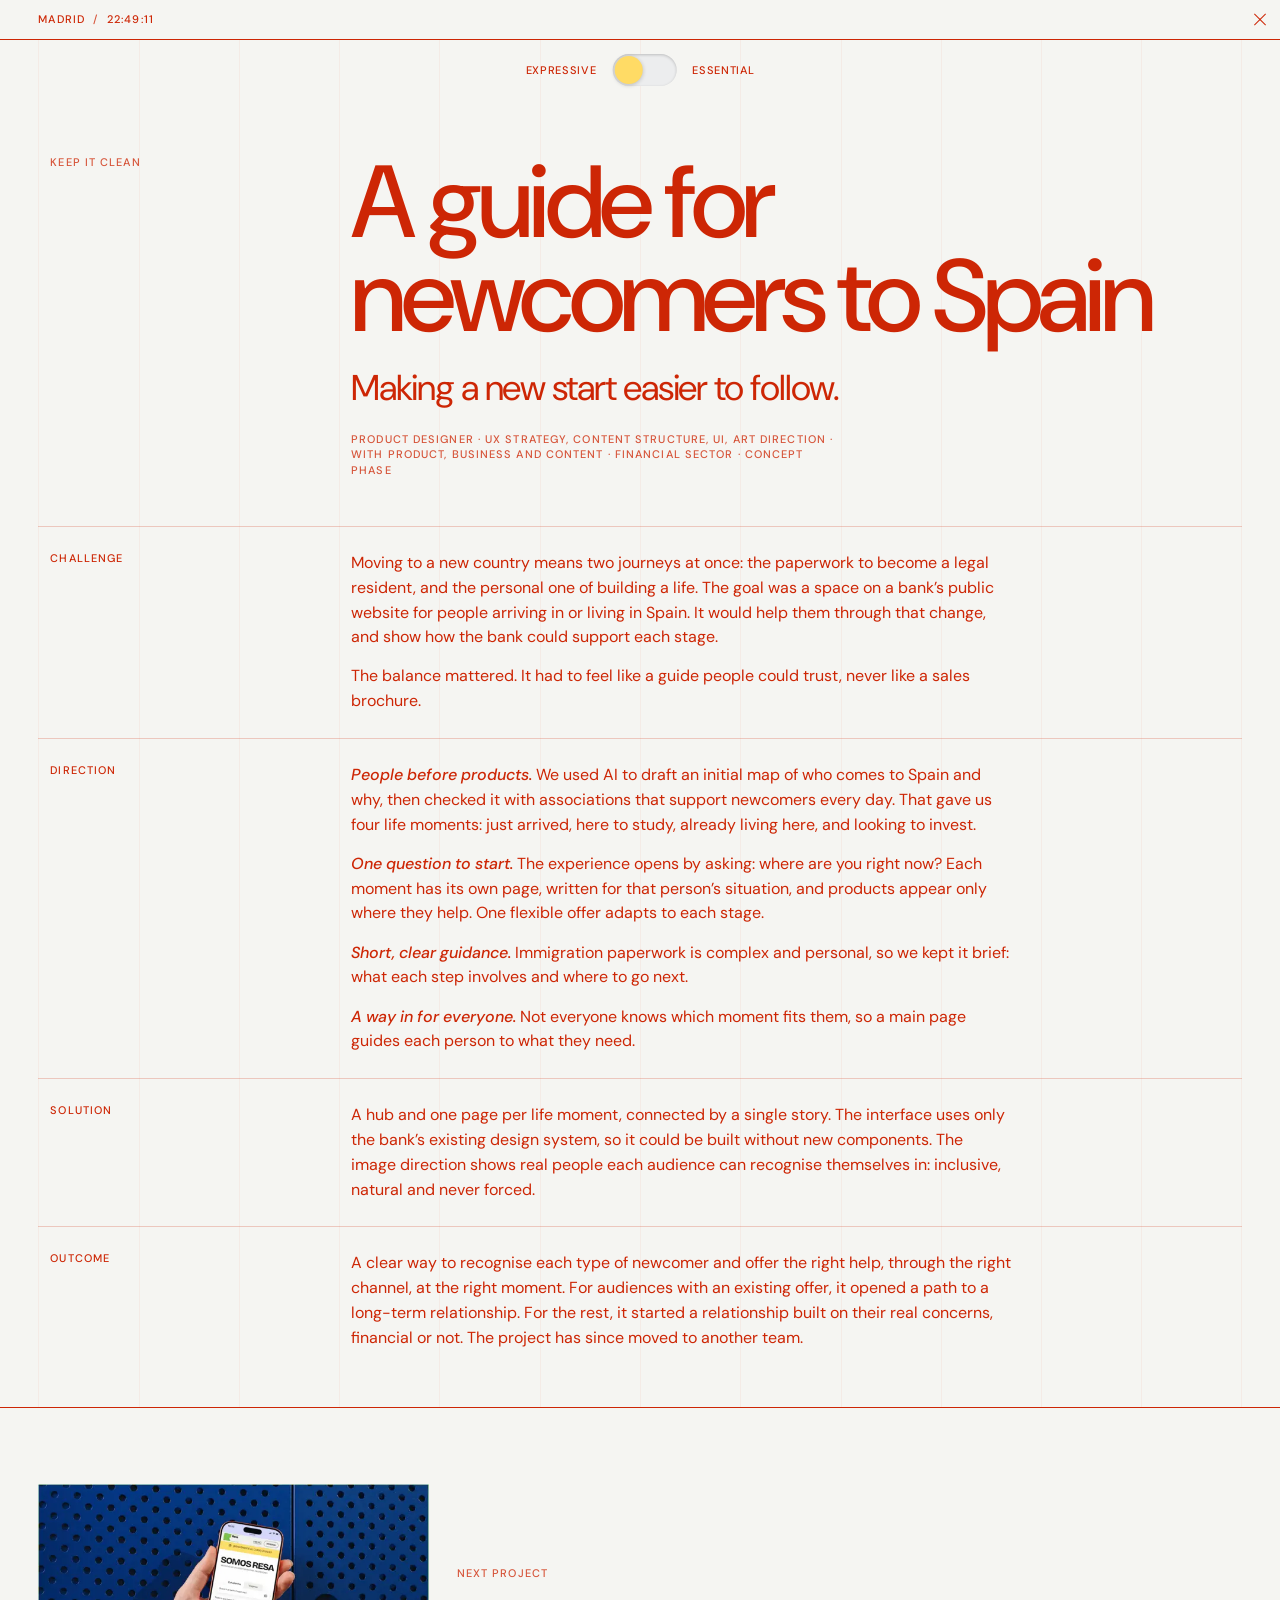
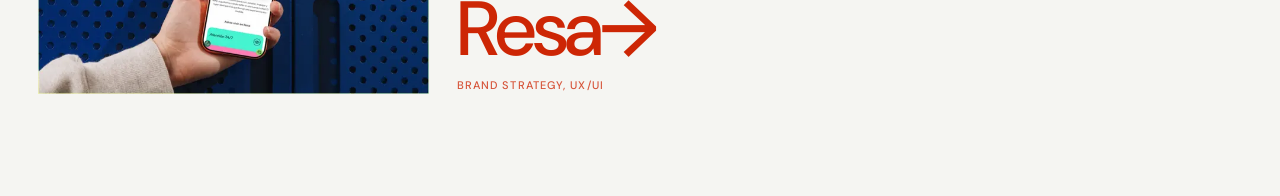
<file: case/newcomers-guide/index.html>
<!doctype html>
<html lang="en">
<head>
  <meta charset="utf-8">
  <meta name="viewport" content="width=device-width, initial-scale=1">
  <title>A guide for newcomers to Spain — Ana Nadal</title>
  <meta name="description" content="Making a new start easier to follow. Case study by Ana Nadal, Product &amp; Brand Design Lead.">
  <meta name="theme-color" content="#f5f5f2">
  <link rel="icon" href="data:image/svg+xml,%3Csvg xmlns='http://www.w3.org/2000/svg' viewBox='0 0 32 32'%3E%3Crect width='32' height='32' fill='%230a0a0a'/%3E%3Cpath d='M8 4v24M16 10v18M24 4v24' stroke='%23f5f5f2' stroke-width='2'/%3E%3C/svg%3E">
  <link rel="preconnect" href="https://fonts.googleapis.com">
  <link rel="preconnect" href="https://fonts.gstatic.com" crossorigin>
  <link href="https://fonts.googleapis.com/css2?family=DM+Sans:ital,opsz,wght@0,9..40,300..800;1,9..40,300..800&amp;display=swap" rel="stylesheet">
  <link rel="stylesheet" href="/styles.css">
  <!-- Mode before first paint (saved choice, else Essential with reduced motion or Save-Data, else Expressive);
       the gallery view: Strip only in Essential, else the saved one -->
  <script>(function(d){var m,gv;try{m=localStorage.getItem("siteMode");gv=localStorage.getItem("galleryView")}catch(e){}if(m!=="expressive"&&m!=="essential"){var c=navigator.connection;m=(window.matchMedia&&matchMedia("(prefers-reduced-motion: reduce)").matches)||(c&&c.saveData)?"essential":"expressive"}d.setAttribute("data-mode",m);d.classList.add("js");d.classList.add(m==="essential"||gv==="strip"?"view-strip":"view-expanded")})(document.documentElement);</script>
</head>
<body class="case-page">
  <a class="skip" href="#main">Skip to content</a>

  <header class="topbar">
    <p class="topbar-meta label">Madrid <span class="sep">/</span> <time id="clock" aria-hidden="true">--:--:--</time></p>
    <a class="close-x" href="/#principle-clean" aria-label="Close case and go back to the homepage"><span aria-hidden="true"></span></a>
  </header>

  <main id="main">
    <article id="newcomers-guide">

      <section class="section case-intro">
        <!-- Expressive | Essential (mode.js) -->
        <div class="mode-switch">
          <span class="mode-label" data-mode-set="expressive" aria-hidden="true">Expressive</span>
          <button class="mode-toggle" type="button" role="switch" aria-checked="false" aria-describedby="mode-tip"><span class="sr-only">Essential mode</span><span class="mode-knob" aria-hidden="true"></span></button>
          <span class="mode-label" data-mode-set="essential" aria-hidden="true">Essential</span>
          <span class="mode-tip" id="mode-tip" role="tooltip">Essential: no animations, a lighter page and lower energy use.</span>
        </div>
        <div class="gridlines" aria-hidden="true"><span style="--i:0"></span><span style="--i:1"></span><span style="--i:2"></span><span style="--i:3"></span><span style="--i:4"></span><span style="--i:5"></span><span style="--i:6"></span><span style="--i:7"></span><span style="--i:8"></span><span style="--i:9"></span><span style="--i:10"></span><span style="--i:11"></span></div>
        <div class="g">
          <p class="label span-side muted">Keep it clean</p>
          <div class="span-main">
            <h1 class="case-title">A guide for newcomers to Spain</h1>
            <p class="lead case-lead">Making a new start easier to follow.</p>
            <p class="meta label muted">Product Designer · UX strategy, content structure, UI, art direction · With product, business and content · Financial sector · Concept phase</p>
          </div>
        </div>
      </section>

      <section class="section case-content">
        <div class="gridlines" aria-hidden="true"><span style="--i:0"></span><span style="--i:1"></span><span style="--i:2"></span><span style="--i:3"></span><span style="--i:4"></span><span style="--i:5"></span><span style="--i:6"></span><span style="--i:7"></span><span style="--i:8"></span><span style="--i:9"></span><span style="--i:10"></span><span style="--i:11"></span></div>
      <div class="case-row g">
        <h2 class="label span-side">Challenge</h2>
        <div class="span-main text">
          <p class="body">Moving to a new country means two journeys at once: the paperwork to become a legal resident, and the personal one of building a life. The goal was a space on a bank’s public website for people arriving in or living in Spain. It would help them through that change, and show how the bank could support each stage.</p>
                  <p class="body">The balance mattered. It had to feel like a guide people could trust, never like a sales brochure.</p>
        </div>
      </div>
      <div class="case-row g">
        <h2 class="label span-side">Direction</h2>
        <div class="span-main text">
          <p class="body"><em>People before products.</em> We used AI to draft an initial map of who comes to Spain and why, then checked it with associations that support newcomers every day. That gave us four life moments: just arrived, here to study, already living here, and looking to invest.</p>
                  <p class="body"><em>One question to start.</em> The experience opens by asking: where are you right now? Each moment has its own page, written for that person’s situation, and products appear only where they help. One flexible offer adapts to each stage.</p>
                  <p class="body"><em>Short, clear guidance.</em> Immigration paperwork is complex and personal, so we kept it brief: what each step involves and where to go next.</p>
                  <p class="body"><em>A way in for everyone.</em> Not everyone knows which moment fits them, so a main page guides each person to what they need.</p>
        </div>
      </div>
      <div class="case-row g">
        <h2 class="label span-side">Solution</h2>
        <div class="span-main text">
          <p class="body">A hub and one page per life moment, connected by a single story. The interface uses only the bank’s existing design system, so it could be built without new components. The image direction shows real people each audience can recognise themselves in: inclusive, natural and never forced.</p>
        </div>
      </div>
      <div class="case-row g">
        <h2 class="label span-side">Outcome</h2>
        <div class="span-main text">
          <p class="body">A clear way to recognise each type of newcomer and offer the right help, through the right channel, at the right moment. For audiences with an existing offer, it opened a path to a long-term relationship. For the rest, it started a relationship built on their real concerns, financial or not. The project has since moved to another team.</p>
        </div>
      </div>
      </section>
    </article>

    <nav class="case-next" aria-label="Next project">
      <a class="next-link" href="/case/resa/" data-case-link>
        <span class="next-thumb"><img src="/images/resa/resa-thumbnail.webp" data-small="resa" srcset="/images/resa/resa-thumbnail.webp 660w, /images/resa/resa-thumbnail-2x.webp 1320w" sizes="(max-width: 860px) 100vw, 420px" width="660" height="354" alt="" loading="lazy" decoding="async"></span>
        <span class="next-text">
          <span class="label muted">Next project</span>
          <span class="next-title">Resa</span>
          <span class="label muted">Brand strategy, UX/UI</span>
        </span>
      </a>
    </nav>

  </main>

  <script src="/script.js" defer></script>
  <script src="/mode.js" defer></script>
</body>
</html>
</file>
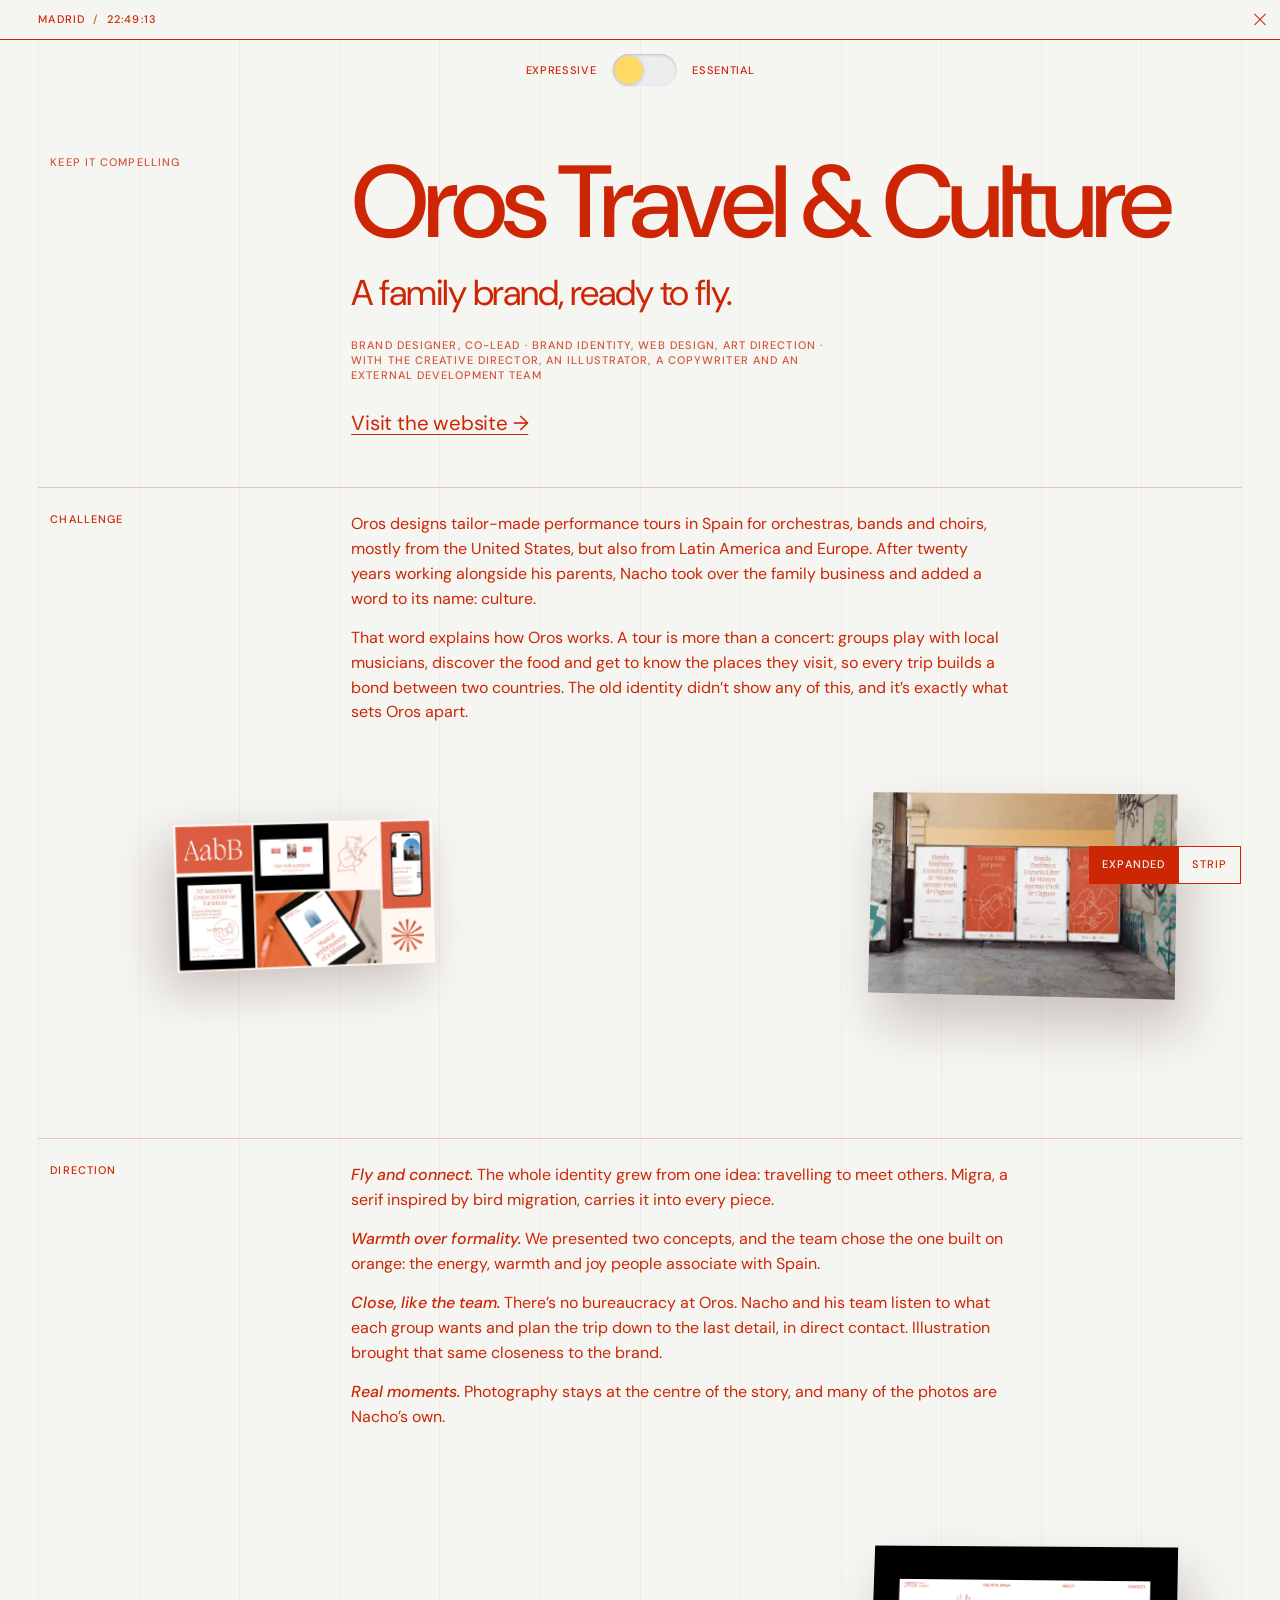
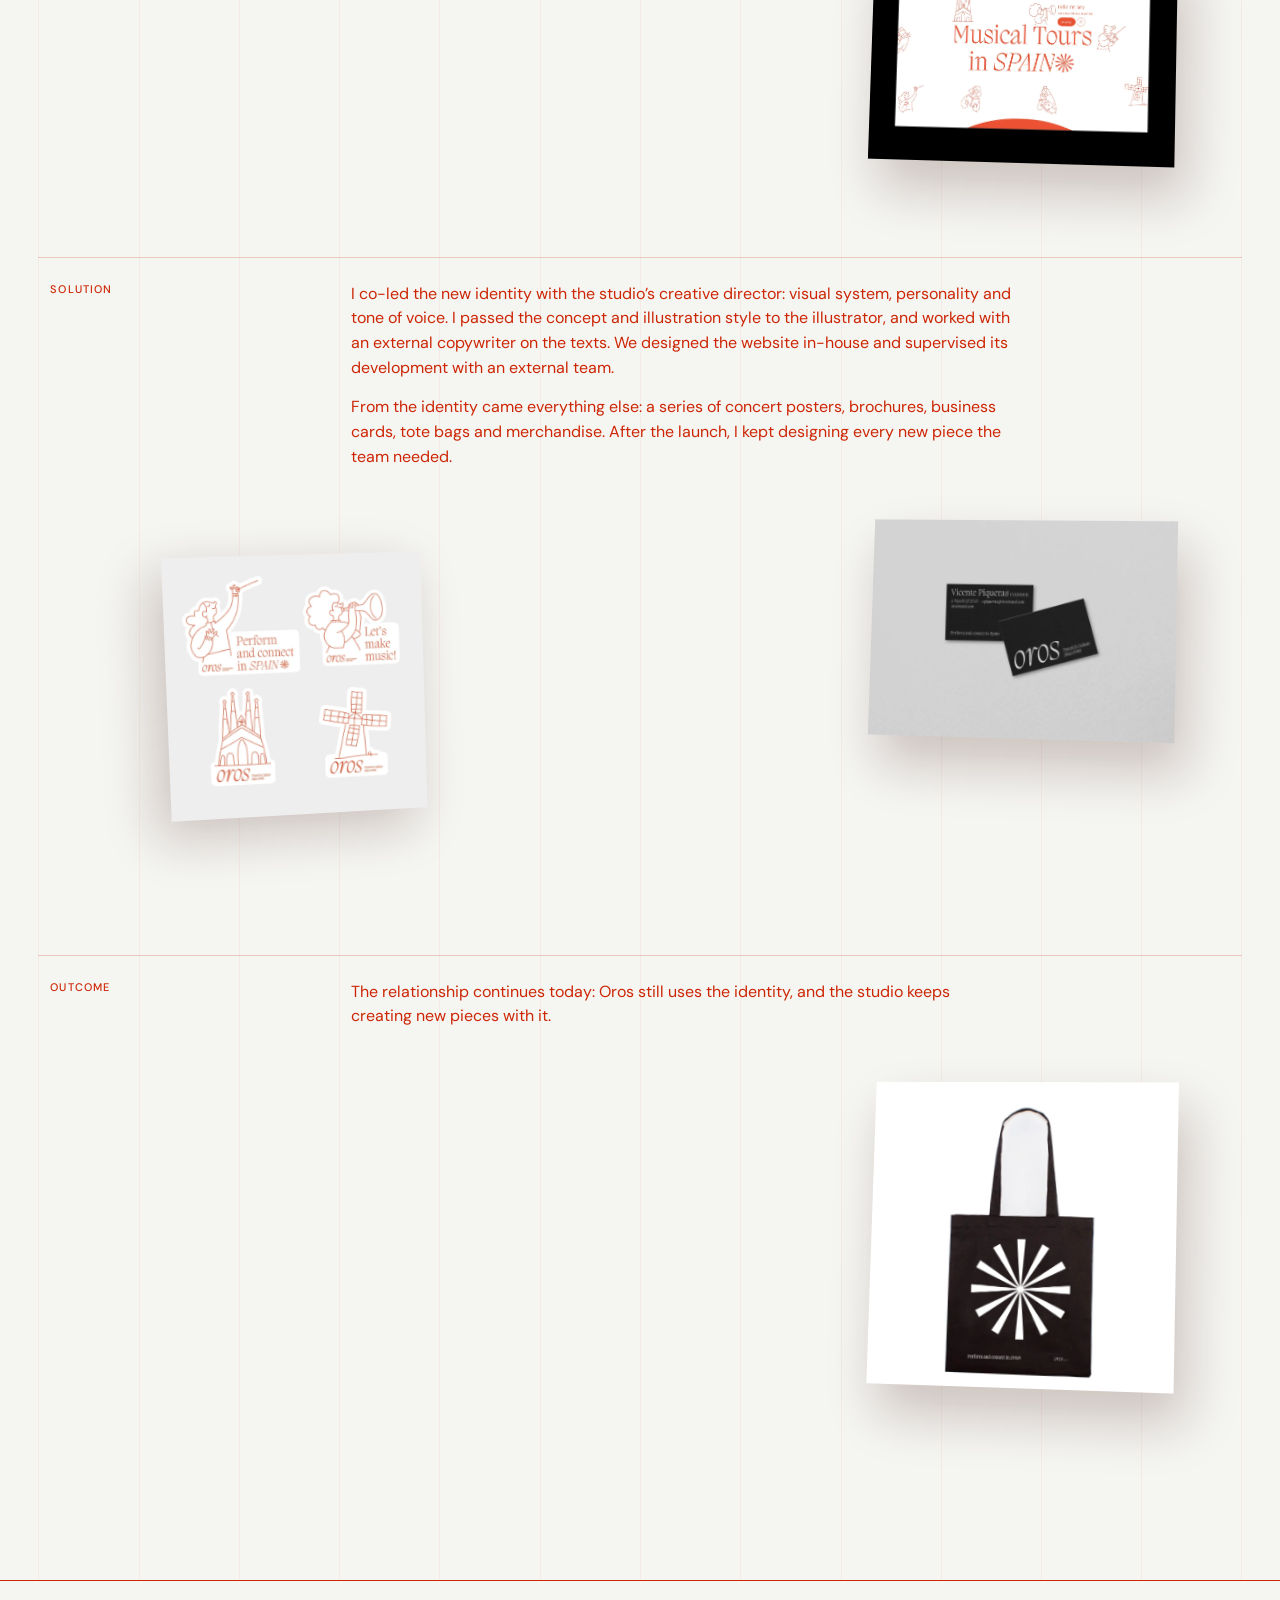
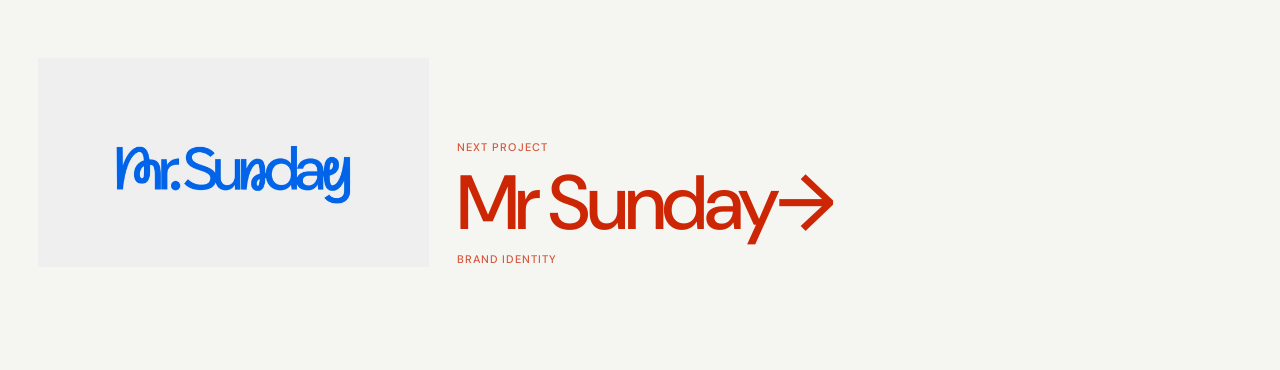
<file: case/oros/index.html>
<!doctype html>
<html lang="en">
<head>
  <meta charset="utf-8">
  <meta name="viewport" content="width=device-width, initial-scale=1">
  <title>Oros Travel & Culture — Ana Nadal</title>
  <meta name="description" content="A family brand, ready to fly. Case study by Ana Nadal, Product &amp; Brand Design Lead.">
  <meta name="theme-color" content="#f5f5f2">
  <link rel="icon" href="data:image/svg+xml,%3Csvg xmlns='http://www.w3.org/2000/svg' viewBox='0 0 32 32'%3E%3Crect width='32' height='32' fill='%230a0a0a'/%3E%3Cpath d='M8 4v24M16 10v18M24 4v24' stroke='%23f5f5f2' stroke-width='2'/%3E%3C/svg%3E">
  <link rel="preconnect" href="https://fonts.googleapis.com">
  <link rel="preconnect" href="https://fonts.gstatic.com" crossorigin>
  <link href="https://fonts.googleapis.com/css2?family=DM+Sans:ital,opsz,wght@0,9..40,300..800;1,9..40,300..800&amp;display=swap" rel="stylesheet">
  <link rel="stylesheet" href="/styles.css">
  <!-- Mode before first paint (saved choice, else Essential with reduced motion or Save-Data, else Expressive);
       the gallery view: Strip only in Essential, else the saved one -->
  <script>(function(d){var m,gv;try{m=localStorage.getItem("siteMode");gv=localStorage.getItem("galleryView")}catch(e){}if(m!=="expressive"&&m!=="essential"){var c=navigator.connection;m=(window.matchMedia&&matchMedia("(prefers-reduced-motion: reduce)").matches)||(c&&c.saveData)?"essential":"expressive"}d.setAttribute("data-mode",m);d.classList.add("js");d.classList.add(m==="essential"||gv==="strip"?"view-strip":"view-expanded")})(document.documentElement);</script>
</head>
<body class="case-page">
  <a class="skip" href="#main">Skip to content</a>

  <header class="topbar">
    <p class="topbar-meta label">Madrid <span class="sep">/</span> <time id="clock" aria-hidden="true">--:--:--</time></p>
    <a class="close-x" href="/#principle-compelling" aria-label="Close case and go back to the homepage"><span aria-hidden="true"></span></a>
  </header>

  <main id="main">
    <article id="oros">

      <section class="section case-intro">
        <!-- Expressive | Essential (mode.js) -->
        <div class="mode-switch">
          <span class="mode-label" data-mode-set="expressive" aria-hidden="true">Expressive</span>
          <button class="mode-toggle" type="button" role="switch" aria-checked="false" aria-describedby="mode-tip"><span class="sr-only">Essential mode</span><span class="mode-knob" aria-hidden="true"></span></button>
          <span class="mode-label" data-mode-set="essential" aria-hidden="true">Essential</span>
          <span class="mode-tip" id="mode-tip" role="tooltip">Essential: no animations, a lighter page and lower energy use.</span>
        </div>
        <div class="gridlines" aria-hidden="true"><span style="--i:0"></span><span style="--i:1"></span><span style="--i:2"></span><span style="--i:3"></span><span style="--i:4"></span><span style="--i:5"></span><span style="--i:6"></span><span style="--i:7"></span><span style="--i:8"></span><span style="--i:9"></span><span style="--i:10"></span><span style="--i:11"></span></div>
        <div class="g">
          <p class="label span-side muted">Keep it compelling</p>
          <div class="span-main">
            <h1 class="case-title">Oros Travel &amp; Culture</h1>
            <p class="lead case-lead">A family brand, ready to fly.</p>
            <p class="meta label muted">Brand Designer, co-lead · Brand identity, web design, art direction · With the creative director, an illustrator, a copywriter and an external development team</p>
            <p class="case-visit"><a href="https://orostravel.com/" target="_blank" rel="noopener">Visit the website →<span class="sr-only"> (opens in a new tab)</span></a></p>
          </div>
        </div>
      </section>

      <section class="section case-content">
        <div class="gridlines" aria-hidden="true"><span style="--i:0"></span><span style="--i:1"></span><span style="--i:2"></span><span style="--i:3"></span><span style="--i:4"></span><span style="--i:5"></span><span style="--i:6"></span><span style="--i:7"></span><span style="--i:8"></span><span style="--i:9"></span><span style="--i:10"></span><span style="--i:11"></span></div>
      <div class="case-row g">
        <h2 class="label span-side">Challenge</h2>
        <div class="span-main text">
          <p class="body">Oros designs tailor-made performance tours in Spain for orchestras, bands and choirs, mostly from the United States, but also from Latin America and Europe. After twenty years working alongside his parents, Nacho took over the family business and added a word to its name: culture.</p>
          <p class="body">That word explains how Oros works. A tour is more than a concert: groups play with local musicians, discover the food and get to know the places they visit, so every trip builds a bond between two countries. The old identity didn’t show any of this, and it’s exactly what sets Oros apart.</p>
        </div>
      </div>
      <div class="case-row g">
        <h2 class="label span-side">Direction</h2>
        <div class="span-main text">
          <p class="body"><em>Fly and connect.</em> The whole identity grew from one idea: travelling to meet others. Migra, a serif inspired by bird migration, carries it into every piece.</p>
          <p class="body"><em>Warmth over formality.</em> We presented two concepts, and the team chose the one built on orange: the energy, warmth and joy people associate with Spain.</p>
          <p class="body"><em>Close, like the team.</em> There’s no bureaucracy at Oros. Nacho and his team listen to what each group wants and plan the trip down to the last detail, in direct contact. Illustration brought that same closeness to the brand.</p>
          <p class="body"><em>Real moments.</em> Photography stays at the centre of the story, and many of the photos are Nacho’s own.</p>
        </div>
      </div>
      <div class="case-row g">
        <h2 class="label span-side">Solution</h2>
        <div class="span-main text">
          <p class="body">I co-led the new identity with the studio’s creative director: visual system, personality and tone of voice. I passed the concept and illustration style to the illustrator, and worked with an external copywriter on the texts. We designed the website in-house and supervised its development with an external team.</p>
          <p class="body">From the identity came everything else: a series of concert posters, brochures, business cards, tote bags and merchandise. After the launch, I kept designing every new piece the team needed.</p>
        </div>
      </div>
      <div class="case-row g">
        <h2 class="label span-side">Outcome</h2>
        <div class="span-main">
          <div class="text outcome-text">
            <p class="body">The relationship continues today: Oros still uses the identity, and the studio keeps creating new pieces with it.</p>
          </div>
        </div>
      </div>
      </section>

      <section class="case-gallery" id="case-gallery" aria-label="Project images">
        <button class="gallery-toggle label" type="button" aria-expanded="true" aria-controls="gallery-track"><span class="gallery-toggle-text">Hide images</span></button>
        <ul class="gallery-track" id="gallery-track">
          <li><button class="gallery-item" type="button" aria-label="Open image 1 of 6: poster" data-caption="poster" data-full="/images/oros/oros-poster.webp" data-width="1400" data-height="926" data-alt="Oros posters in an urban setting, with orange backgrounds and line illustrations of musicians."><img src="/images/oros/oros-poster.webp" width="1400" height="926" alt="" loading="lazy" decoding="async"></button></li>
          <li><button class="gallery-item" type="button" aria-label="Open image 2 of 6: identity panel" data-caption="identity panel" data-full="/images/oros/oros-identity-panel.webp" data-width="1400" data-height="788" data-alt="Oros brand identity panel: the Migra serif specimen, warm line illustrations, an orange palette and the website on tablet and phone."><img src="/images/oros/oros-identity-panel.webp" width="1400" height="788" alt="" loading="lazy" decoding="async"></button></li>
          <li><button class="gallery-item" type="button" aria-label="Open image 3 of 6: website" data-caption="website" data-full="/images/oros/oros-website.webp" data-width="1200" data-height="848" data-alt="The Oros website home page: ‘Musical Tours in Spain’ in orange serif type, surrounded by small line illustrations."><img src="/images/oros/oros-website.webp" width="1200" height="848" alt="" loading="lazy" decoding="async"></button></li>
          <li><button class="gallery-item" type="button" aria-label="Open image 4 of 6: business cards" data-caption="business cards" data-full="/images/oros/oros-business-cards.webp" data-width="1400" data-height="1000" data-alt="Two black Oros business cards on a light grey surface, with the orange wordmark and the founder’s details."><img src="/images/oros/oros-business-cards.webp" width="1400" height="1000" alt="" loading="lazy" decoding="async"></button></li>
          <li><button class="gallery-item" type="button" aria-label="Open image 5 of 6: stickers" data-caption="stickers" data-full="/images/oros/oros-stickers.webp" data-width="1288" data-height="1288" data-alt="A sheet of Oros stickers with line illustrations of musicians and Spanish landmarks."><img src="/images/oros/oros-stickers.webp" width="1288" height="1288" alt="" loading="lazy" decoding="async"></button></li>
          <li><button class="gallery-item" type="button" aria-label="Open image 6 of 6: tote bag" data-caption="tote bag" data-full="/images/oros/oros-tote-bag.webp" data-width="1400" data-height="1398" data-alt="A black Oros tote bag with a white sunburst symbol."><img src="/images/oros/oros-tote-bag.webp" width="1400" height="1398" alt="" loading="lazy" decoding="async"></button></li>
        </ul>
      </section>
    </article>

    <nav class="case-next" aria-label="Next project">
      <a class="next-link" href="/case/mr-sunday/" data-case-link>
        <span class="next-thumb"><img src="/images/mr-sunday/mr-sunday-logo.webp" data-small="mr-sunday" srcset="/images/mr-sunday/mr-sunday-logo.webp 1400w" sizes="(max-width: 860px) 100vw, 420px" width="660" height="354" alt="" loading="lazy" decoding="async"></span>
        <span class="next-text">
          <span class="label muted">Next project</span>
          <span class="next-title">Mr Sunday</span>
          <span class="label muted">Brand identity</span>
        </span>
      </a>
    </nav>
  </main>

  <script src="/script.js" defer></script>
  <script src="/mode.js" defer></script>
</body>
</html>
</file>
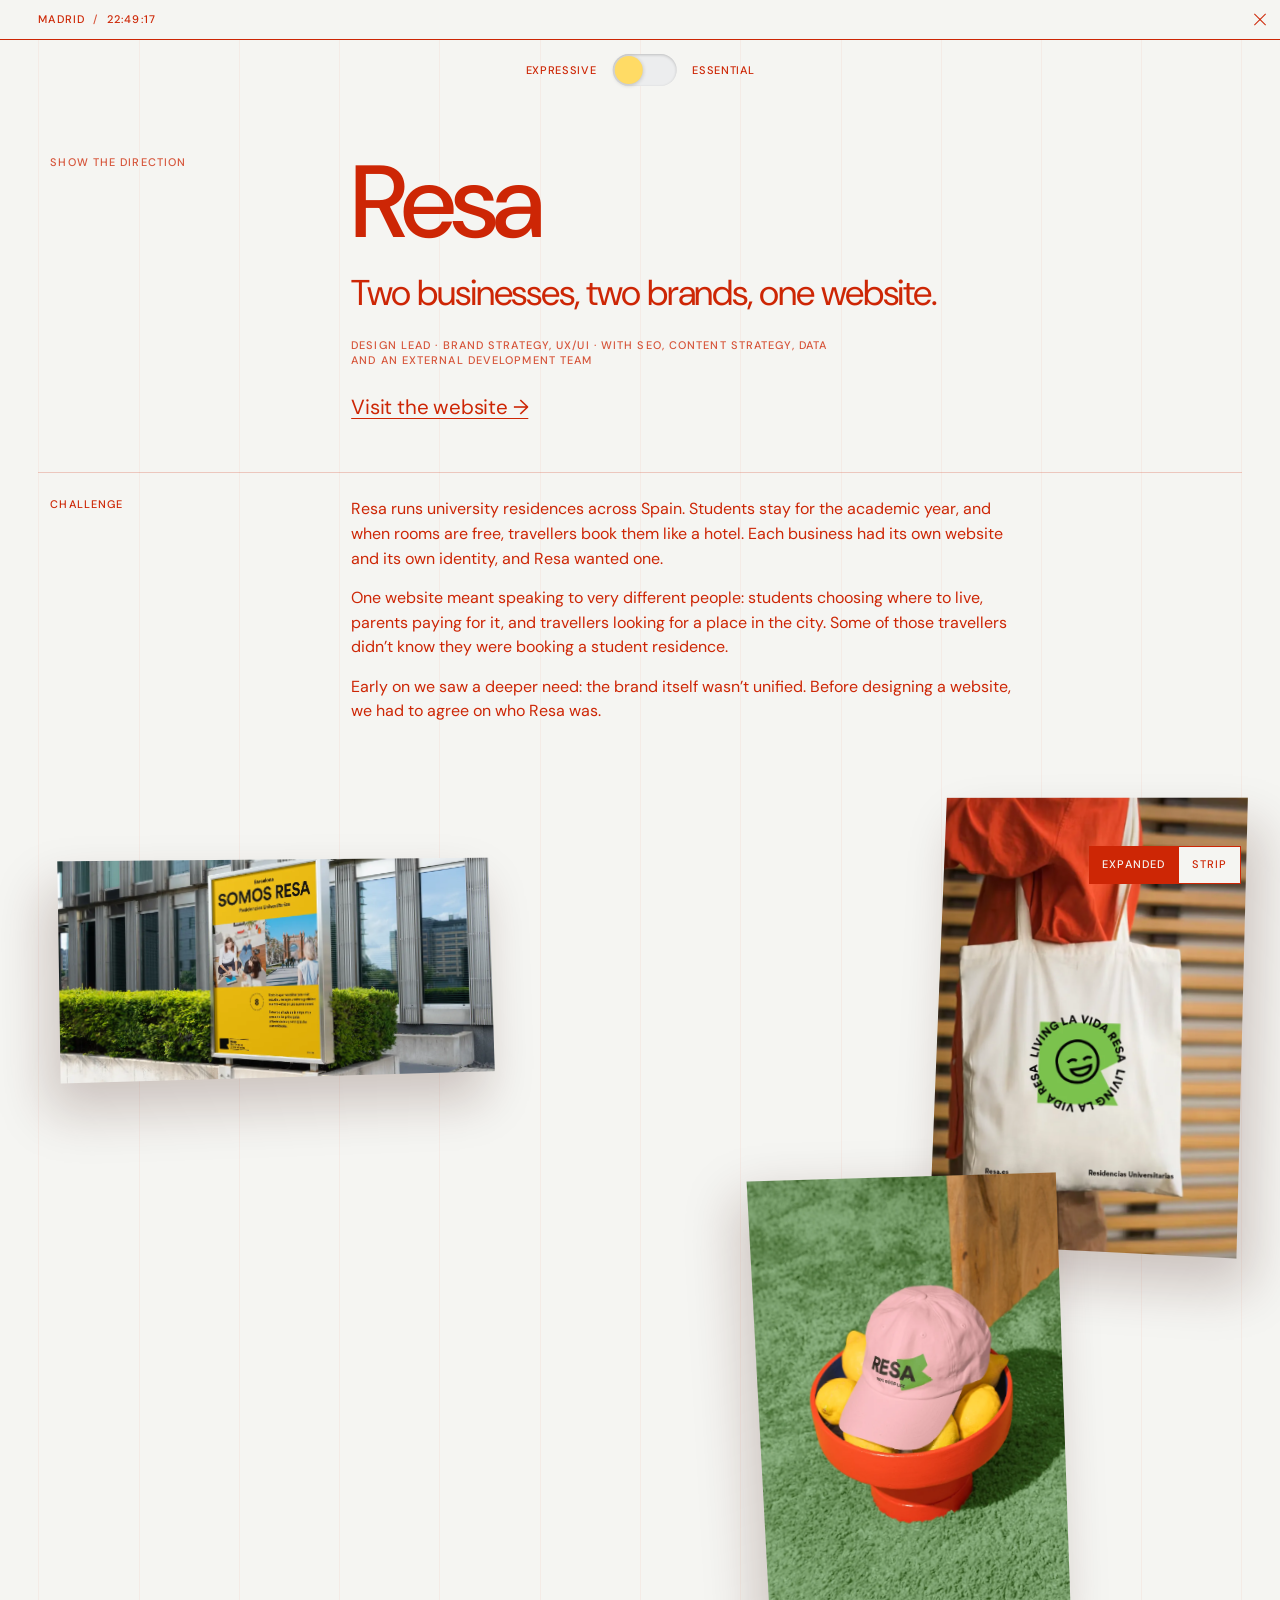
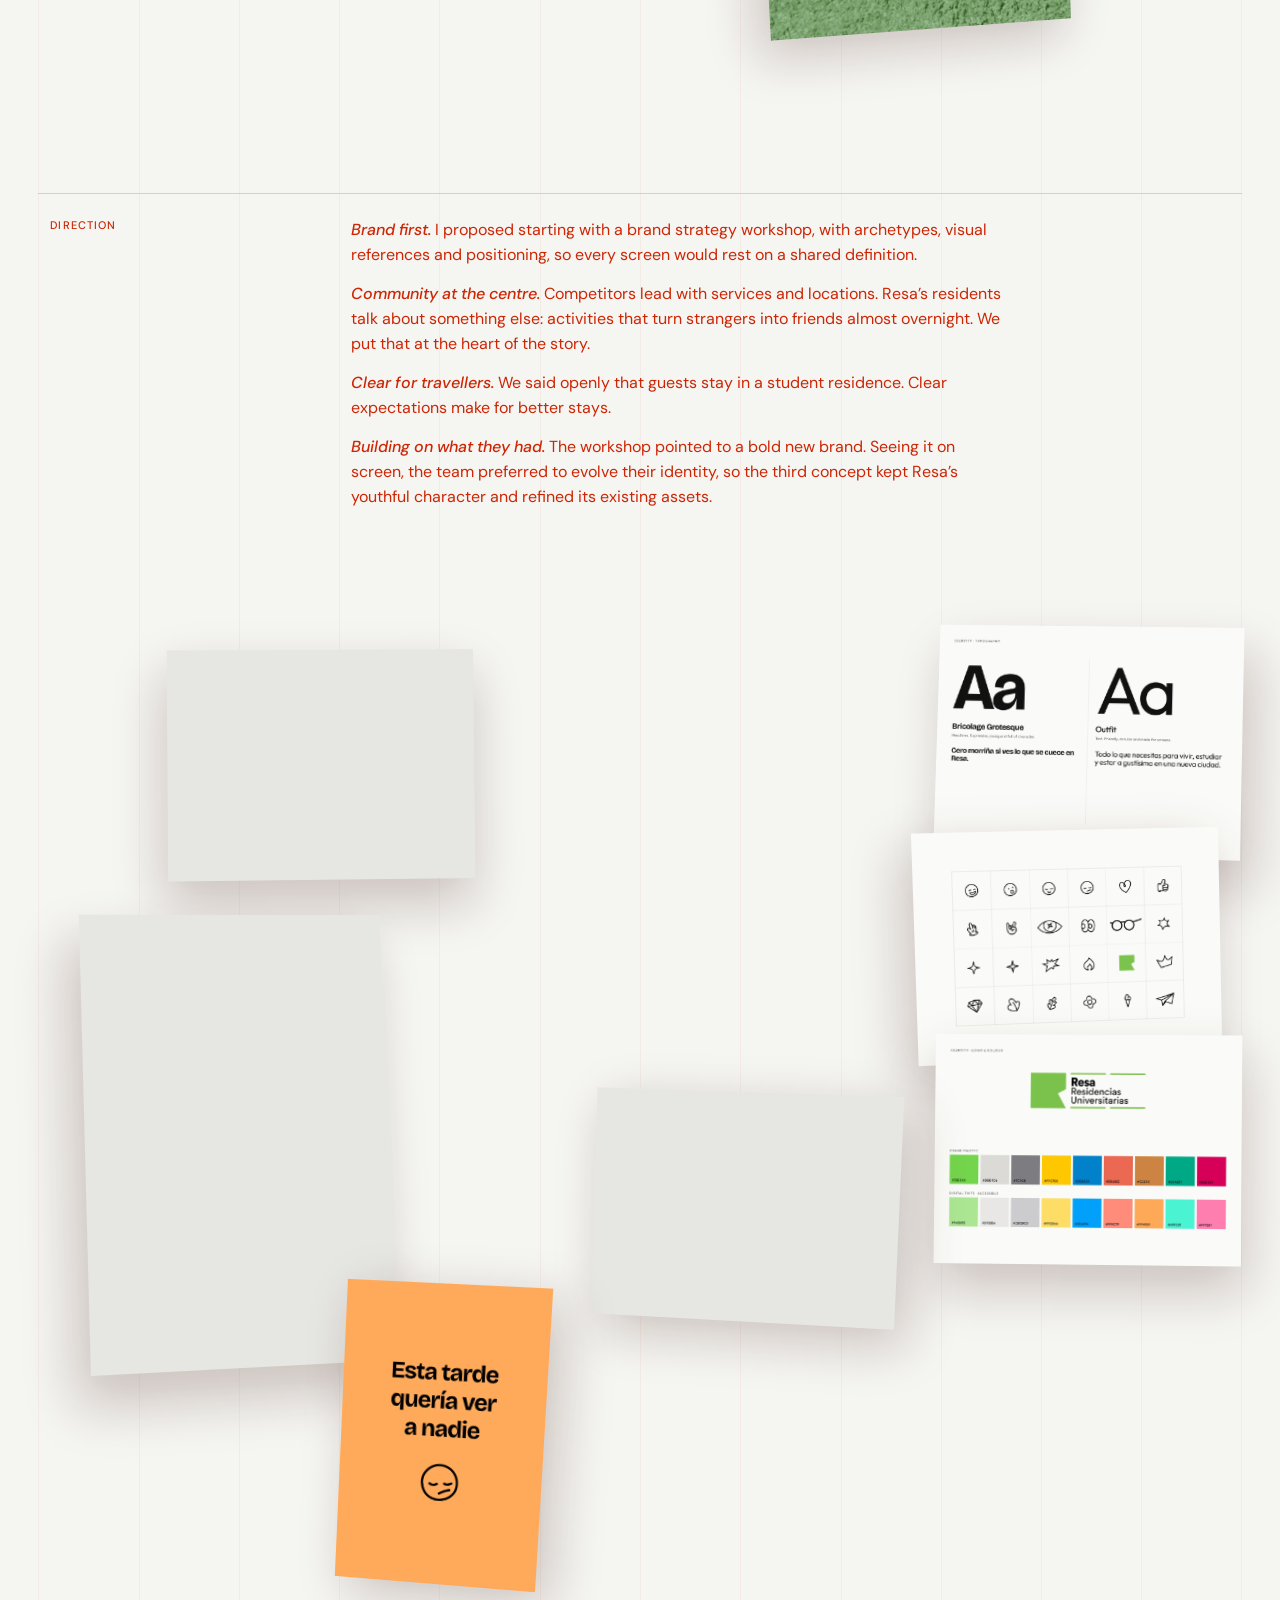
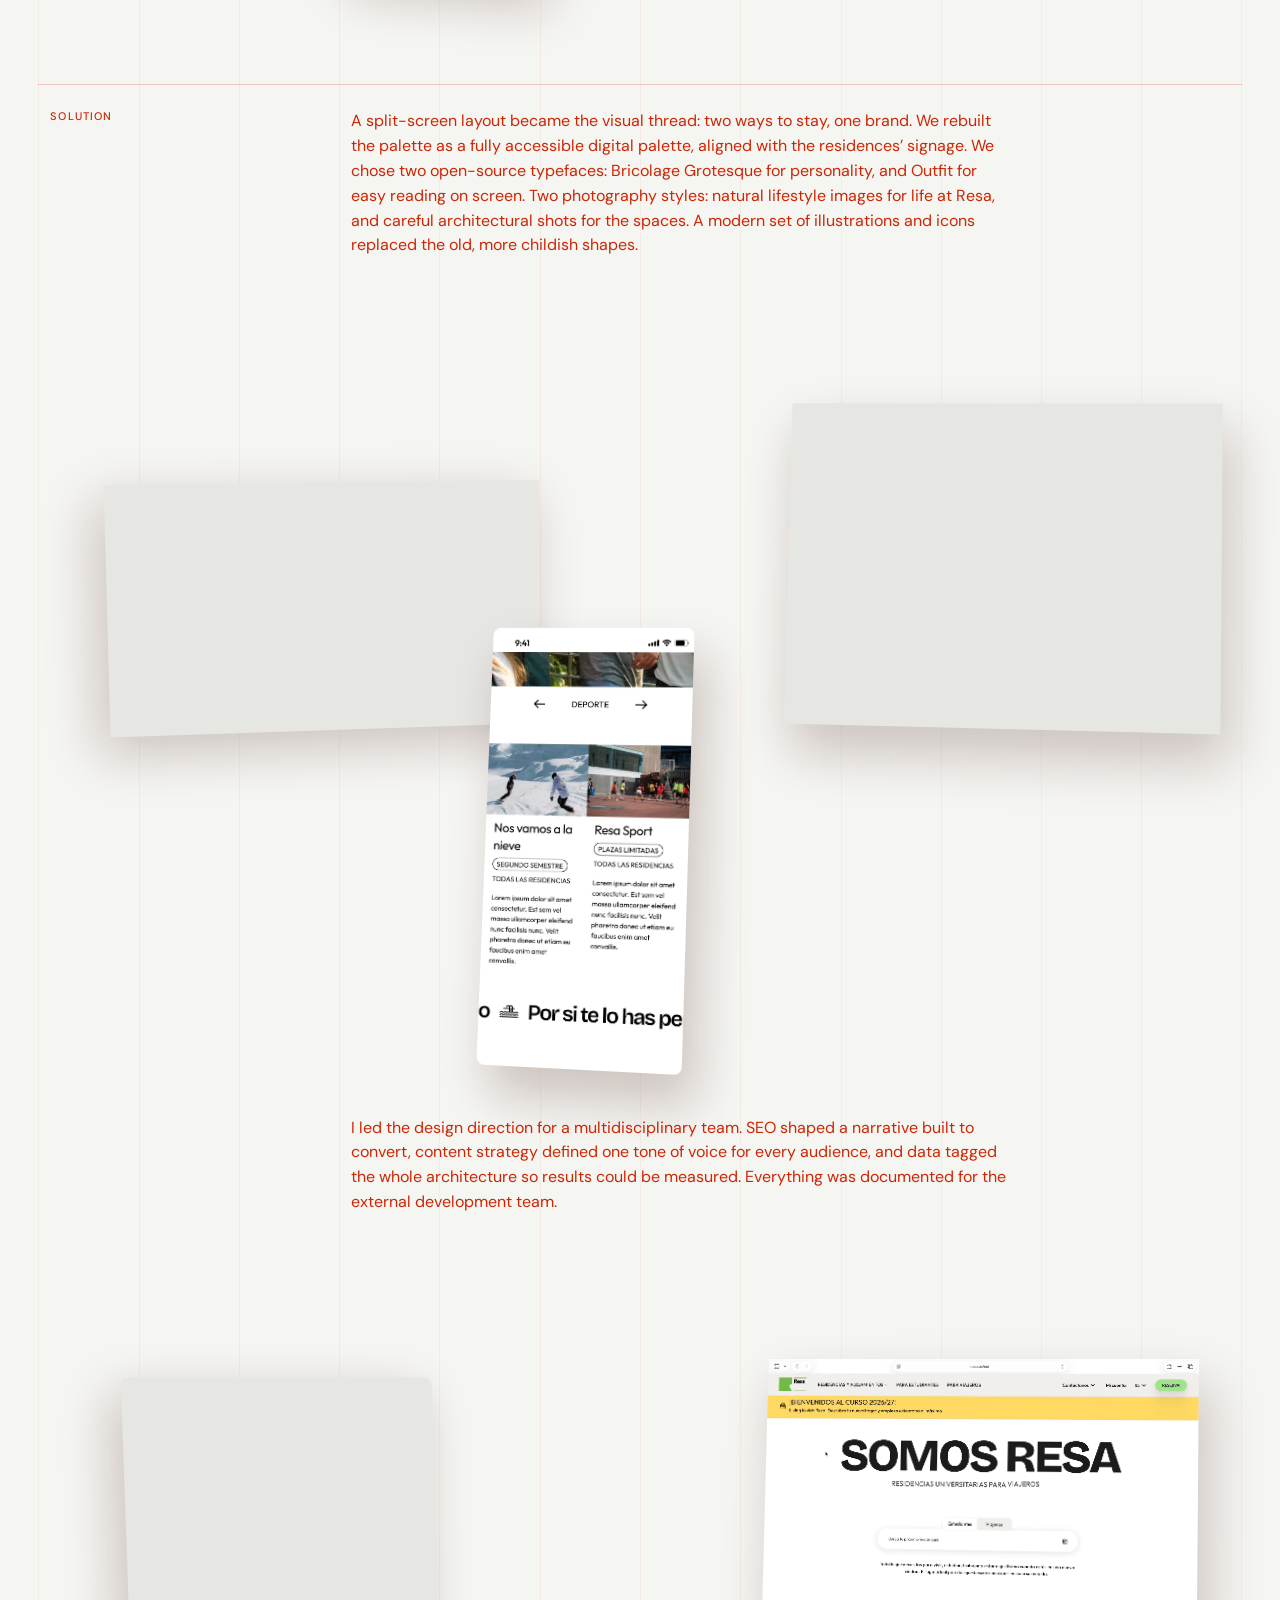
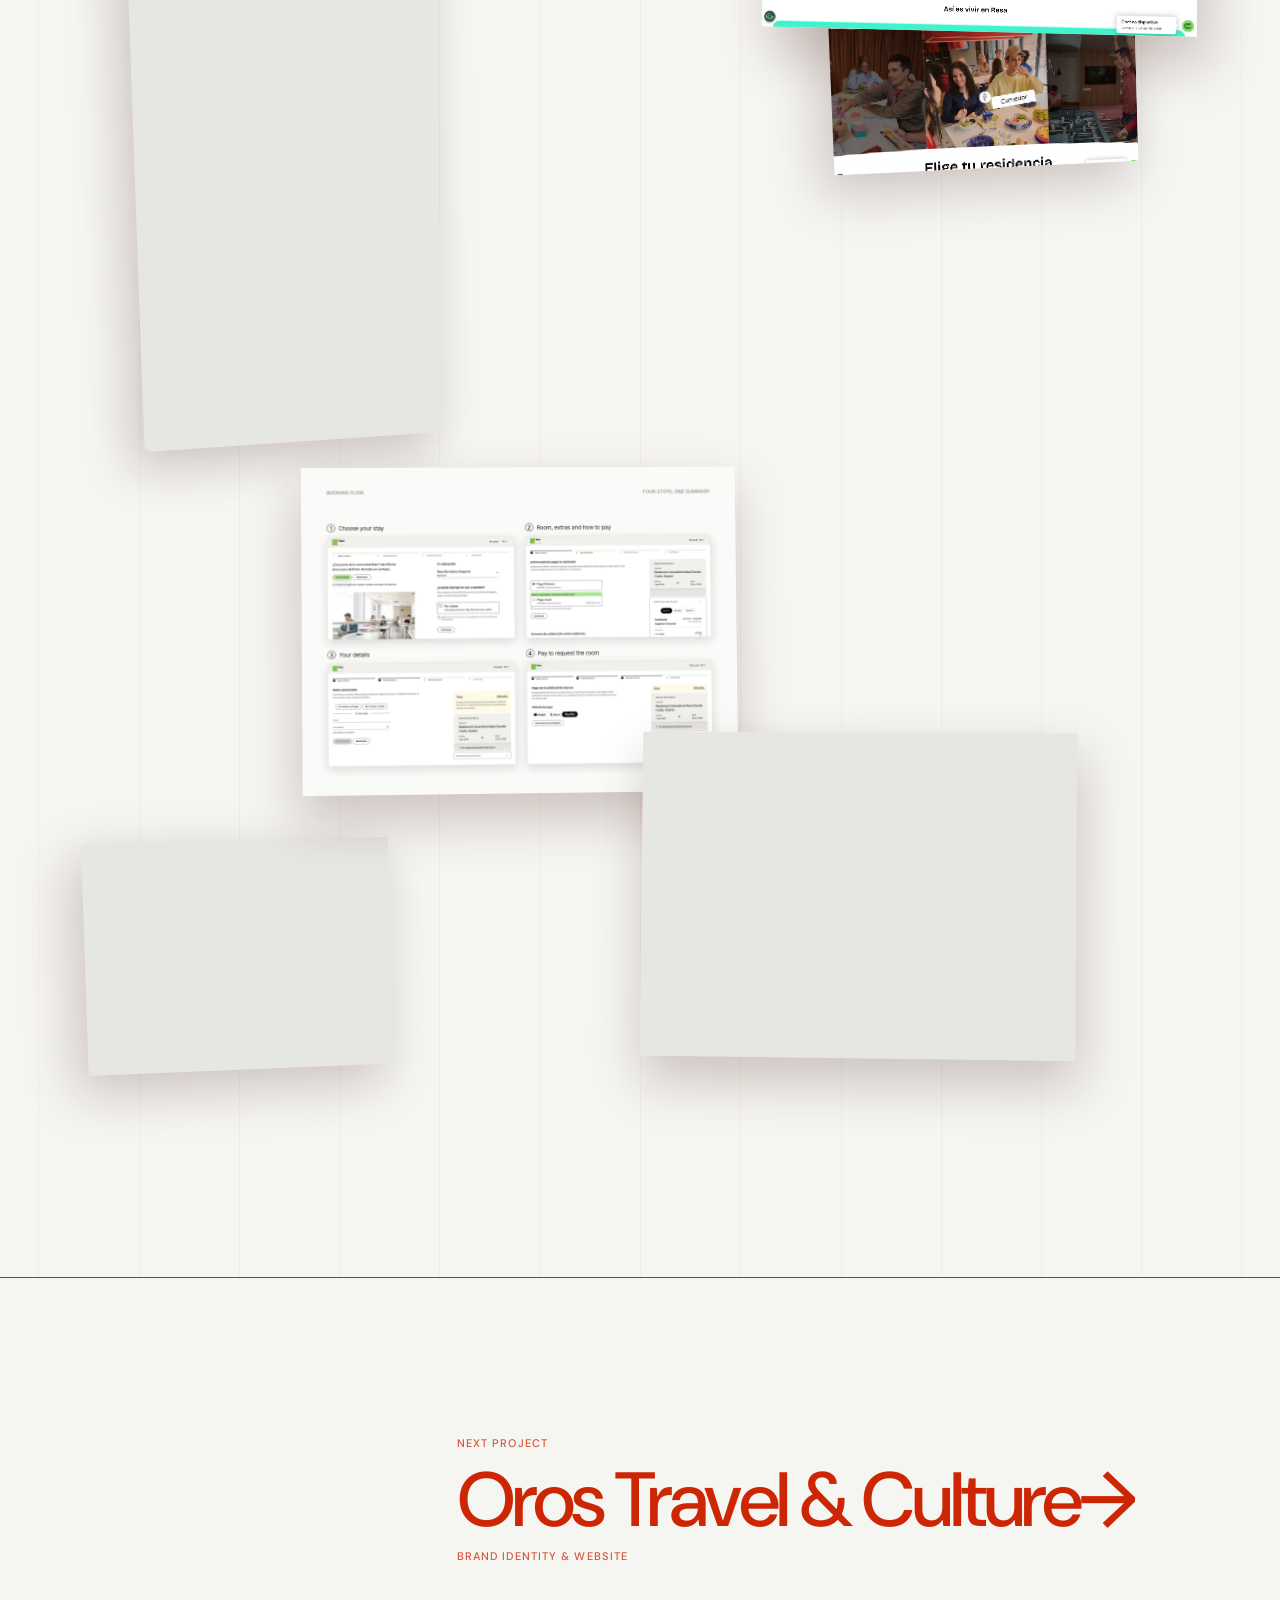
<file: case/resa/index.html>
<!doctype html>
<html lang="en">
<head>
  <meta charset="utf-8">
  <meta name="viewport" content="width=device-width, initial-scale=1">
  <title>Resa — Ana Nadal</title>
  <meta name="description" content="Two businesses, two brands, one website. Case study by Ana Nadal, Product &amp; Brand Design Lead.">
  <meta name="theme-color" content="#f5f5f2">
  <link rel="icon" href="data:image/svg+xml,%3Csvg xmlns='http://www.w3.org/2000/svg' viewBox='0 0 32 32'%3E%3Crect width='32' height='32' fill='%230a0a0a'/%3E%3Cpath d='M8 4v24M16 10v18M24 4v24' stroke='%23f5f5f2' stroke-width='2'/%3E%3C/svg%3E">
  <link rel="preconnect" href="https://fonts.googleapis.com">
  <link rel="preconnect" href="https://fonts.gstatic.com" crossorigin>
  <link href="https://fonts.googleapis.com/css2?family=DM+Sans:ital,opsz,wght@0,9..40,300..800;1,9..40,300..800&amp;display=swap" rel="stylesheet">
  <link rel="stylesheet" href="/styles.css">
  <!-- Mode before first paint (saved choice, else Essential with reduced motion or Save-Data, else Expressive);
       the gallery view: Strip only in Essential, else the saved one -->
  <script>(function(d){var m,gv;try{m=localStorage.getItem("siteMode");gv=localStorage.getItem("galleryView")}catch(e){}if(m!=="expressive"&&m!=="essential"){var c=navigator.connection;m=(window.matchMedia&&matchMedia("(prefers-reduced-motion: reduce)").matches)||(c&&c.saveData)?"essential":"expressive"}d.setAttribute("data-mode",m);d.classList.add("js");d.classList.add(m==="essential"||gv==="strip"?"view-strip":"view-expanded")})(document.documentElement);</script>
</head>
<body class="case-page">
  <a class="skip" href="#main">Skip to content</a>

  <header class="topbar">
    <p class="topbar-meta label">Madrid <span class="sep">/</span> <time id="clock" aria-hidden="true">--:--:--</time></p>
    <a class="close-x" href="/#principle-direction" aria-label="Close case and go back to the homepage"><span aria-hidden="true"></span></a>
  </header>

  <main id="main">
    <article id="resa">

      <section class="section case-intro">
        <!-- Expressive | Essential (mode.js) -->
        <div class="mode-switch">
          <span class="mode-label" data-mode-set="expressive" aria-hidden="true">Expressive</span>
          <button class="mode-toggle" type="button" role="switch" aria-checked="false" aria-describedby="mode-tip"><span class="sr-only">Essential mode</span><span class="mode-knob" aria-hidden="true"></span></button>
          <span class="mode-label" data-mode-set="essential" aria-hidden="true">Essential</span>
          <span class="mode-tip" id="mode-tip" role="tooltip">Essential: no animations, a lighter page and lower energy use.</span>
        </div>
        <div class="gridlines" aria-hidden="true"><span style="--i:0"></span><span style="--i:1"></span><span style="--i:2"></span><span style="--i:3"></span><span style="--i:4"></span><span style="--i:5"></span><span style="--i:6"></span><span style="--i:7"></span><span style="--i:8"></span><span style="--i:9"></span><span style="--i:10"></span><span style="--i:11"></span></div>
        <div class="g">
          <p class="label span-side muted">Show the direction</p>
          <div class="span-main">
            <h1 class="case-title">Resa</h1>
            <p class="lead case-lead">Two businesses, two brands, one website.</p>
            <p class="meta label muted">Design Lead · Brand strategy, UX/UI · With SEO, content strategy, data and an external development team</p>
            <p class="case-visit"><a href="https://resa.es/" target="_blank" rel="noopener">Visit the website →<span class="sr-only"> (opens in a new tab)</span></a></p>
          </div>
        </div>
      </section>

      <section class="section case-content">
        <div class="gridlines" aria-hidden="true"><span style="--i:0"></span><span style="--i:1"></span><span style="--i:2"></span><span style="--i:3"></span><span style="--i:4"></span><span style="--i:5"></span><span style="--i:6"></span><span style="--i:7"></span><span style="--i:8"></span><span style="--i:9"></span><span style="--i:10"></span><span style="--i:11"></span></div>
      <div class="case-row g" data-anchor="challenge">
        <h2 class="label span-side">Challenge</h2>
        <div class="span-main text">
          <p class="body">Resa runs university residences across Spain. Students stay for the academic year, and when rooms are free, travellers book them like a hotel. Each business had its own website and its own identity, and Resa wanted one.</p>
                  <p class="body">One website meant speaking to very different people: students choosing where to live, parents paying for it, and travellers looking for a place in the city. Some of those travellers didn’t know they were booking a student residence.</p>
                  <p class="body">Early on we saw a deeper need: the brand itself wasn’t unified. Before designing a website, we had to agree on who Resa was.</p>
        </div>
      </div>
      <div class="case-row g" data-anchor="direction">
        <h2 class="label span-side">Direction</h2>
        <div class="span-main text">
          <p class="body"><em>Brand first.</em> I proposed starting with a brand strategy workshop, with archetypes, visual references and positioning, so every screen would rest on a shared definition.</p>
                  <p class="body"><em>Community at the centre.</em> Competitors lead with services and locations. Resa’s residents talk about something else: activities that turn strangers into friends almost overnight. We put that at the heart of the story.</p>
                  <p class="body"><em>Clear for travellers.</em> We said openly that guests stay in a student residence. Clear expectations make for better stays.</p>
                  <p class="body"><em>Building on what they had.</em> The workshop pointed to a bold new brand. Seeing it on screen, the team preferred to evolve their identity, so the third concept kept Resa’s youthful character and refined its existing assets.</p>
        </div>
      </div>
      <div class="case-row g">
        <h2 class="label span-side">Solution</h2>
        <div class="span-main text">
          <p class="body" data-anchor="solution-1">A split-screen layout became the visual thread: two ways to stay, one brand. We rebuilt the palette as a fully accessible digital palette, aligned with the residences’ signage. We chose two open-source typefaces: Bricolage Grotesque for personality, and Outfit for easy reading on screen. Two photography styles: natural lifestyle images for life at Resa, and careful architectural shots for the spaces. A modern set of illustrations and icons replaced the old, more childish shapes.</p>
                  <p class="body" data-anchor="solution-2">I led the design direction for a multidisciplinary team. SEO shaped a narrative built to convert, content strategy defined one tone of voice for every audience, and data tagged the whole architecture so results could be measured. Everything was documented for the external development team.</p>
        </div>
      </div>
      </section>

      <section class="case-gallery" id="case-gallery" aria-label="Project images">
        <button class="gallery-toggle label" type="button" aria-expanded="true" aria-controls="gallery-track"><span class="gallery-toggle-text">Hide images</span></button>
        <ul class="gallery-track" id="gallery-track">
          <li><button class="gallery-item" type="button" aria-label="Open image 1 of 19: Living la vida Resa, on a tote" data-caption="Living la vida Resa, on a tote" data-full="/images/resa/resa-promo-tote.webp" data-width="800" data-height="1181" data-alt="A white tote bag over someone’s shoulder, printed with a green smiling face and the words ‘Living la vida Resa’." data-section="challenge" data-x="74.5" data-y="15" data-size="m" data-rx="4" data-ry="-8" data-rz="2"><img src="/images/resa/resa-promo-tote.webp" width="800" height="1181" alt="" loading="lazy" decoding="async"></button></li>
          <li><button class="gallery-item" type="button" aria-label="Open image 2 of 19: The ‘Somos Resa’ billboard" data-caption="The ‘Somos Resa’ billboard" data-full="/images/resa/resa-concept-billboard.webp" data-width="1600" data-height="800" data-alt="Resa billboard on a building façade: a yellow poster reading ‘Somos Resa’, with photos of students and an arch in Barcelona." data-section="challenge" data-x="2" data-y="32" data-size="l" data-rx="3" data-ry="7" data-rz="-1.5"><img src="/images/resa/resa-concept-billboard.webp" width="1600" height="800" alt="" loading="lazy" decoding="async"></button></li>
          <li><button class="gallery-item" type="button" aria-label="Open image 3 of 19: The cap" data-caption="The cap" data-full="/images/resa/resa-promo-cap.webp" data-width="800" data-height="1181" data-alt="A pink cap with the Resa logo resting on lemons in a red bowl, on green artificial grass." data-section="challenge" data-x="60" data-y="48" data-size="m" data-rx="-4" data-ry="7" data-rz="-2.5" data-over="1"><img src="/images/resa/resa-promo-cap.webp" width="800" height="1181" alt="" loading="lazy" decoding="async"></button></li>
          <li><button class="gallery-item" type="button" aria-label="Open image 4 of 19: Brand values, from the discovery workshop" data-caption="Brand values, from the discovery workshop" data-full="/images/resa/resa-brand-values.webp" data-width="2000" data-height="1500" data-alt="Four circles sized by weight: Care as the largest, then Adventure, Leadership and Humour, defined with the Resa team before any visual work." data-section="direction" data-x="0" data-y="7.5" data-size="m" data-rx="1" data-ry="2" data-rz="-0.5"><img src="/images/resa/resa-brand-values.webp" width="2000" height="1500" alt="" loading="lazy" decoding="async"></button></li>
          <li><button class="gallery-item" type="button" aria-label="Open image 5 of 19: Bricolage Grotesque for headlines, Outfit for text" data-caption="Bricolage Grotesque for headlines, Outfit for text" data-full="/images/resa/resa-brand-typography.webp" data-width="2000" data-height="1500" data-alt="Two large ‘Aa’ specimens side by side: Bricolage Grotesque for headlines and Outfit for text, each with a sample line in Spanish." data-section="direction" data-x="74.5" data-y="3.5" data-size="m" data-rx="3" data-ry="-6" data-rz="1.5"><img src="/images/resa/resa-brand-typography.webp" width="2000" height="1500" alt="" loading="lazy" decoding="async"></button></li>
          <li><button class="gallery-item" type="button" aria-label="Open image 6 of 19: The icon set" data-caption="The icon set" data-full="/images/resa/resa-brand-icons.webp" data-width="2000" data-height="1500" data-alt="A grid of 24 line icons in black: faces, hands, an eye, glasses, sparkles, a flame, a crown, a flower, an ice cream and a paper plane, with the green Resa symbol." data-section="direction" data-x="73" data-y="20.5" data-size="m" data-rx="-3" data-ry="6" data-rz="-1.5" data-over="5"><img src="/images/resa/resa-brand-icons.webp" width="2000" height="1500" alt="" loading="lazy" decoding="async"></button></li>
          <li><button class="gallery-item" type="button" aria-label="Open image 7 of 19: Logo and palette, with accessible digital tints" data-caption="Logo and palette, with accessible digital tints" data-full="/images/resa/resa-brand-logo-colour.webp" data-width="2000" data-height="1500" data-alt="The Resa logo in green with ‘Residencias Universitarias’, above the brand palette of nine colours and a row of lighter, accessible digital tints." data-section="direction" data-x="76" data-y="37.5" data-size="m" data-rx="1" data-ry="-2" data-rz="0.5" data-over="6"><img src="/images/resa/resa-brand-logo-colour.webp" width="2000" height="1500" alt="" loading="lazy" decoding="async"></button></li>
          <li><button class="gallery-item" type="button" aria-label="Open image 8 of 19: Icons on a tee" data-caption="Icons on a tee" data-full="/images/resa/resa-promo-tee.webp" data-width="800" data-height="1181" data-alt="A white T-shirt on a hanger against a chain-link fence and blue sky, printed with four Resa line icons: a heart, a hand, an eye and a green crown." data-section="direction" data-x="4" data-y="34" data-size="m" data-rx="4" data-ry="8" data-rz="-2"><img src="/images/resa/resa-promo-tee.webp" width="800" height="1181" alt="" loading="lazy" decoding="async"></button></li>
          <li><button class="gallery-item" type="button" aria-label="Open image 9 of 19: ‘Esta tarde quería ver a nadie’" data-caption="‘Esta tarde quería ver a nadie’" data-full="/images/resa/resa-promo-card.webp" data-width="800" data-height="1181" data-alt="An orange card with a sleepy face icon and the line ‘Esta tarde quería ver a nadie’ in black type." data-section="direction" data-x="25" data-y="66" data-size="s" data-rx="-5" data-ry="-8" data-rz="3" data-over="8" data-z="4"><img src="/images/resa/resa-promo-card.webp" width="800" height="1181" alt="" loading="lazy" decoding="async"></button></li>
          <li><button class="gallery-item" type="button" aria-label="Open image 10 of 19: A notebook: ‘You’ll want to remember everything’" data-caption="A notebook: ‘You’ll want to remember everything’" data-full="/images/resa/resa-brand-notebook.webp" data-width="2000" data-height="1500" data-alt="A hand holding a bright blue notebook with the line ‘Querrás acordarte de todo’ on its cover." data-section="direction" data-x="46" data-y="48" data-size="m" data-rx="-4" data-ry="-7" data-rz="2"><img src="/images/resa/resa-brand-notebook.webp" width="2000" height="1500" alt="" loading="lazy" decoding="async"></button></li>
          <li><button class="gallery-item" type="button" aria-label="Open image 11 of 19: The live site: home, students and travellers" data-caption="The live site: home, students and travellers" data-full="/images/resa/resa-web-pages.webp" data-width="2000" data-height="1500" data-alt="Three long pages of the live Resa website side by side: the homepage with the ‘Somos Resa’ headline, the students page and the travellers page." data-section="solution-1" data-x="62" data-y="20" data-size="l" data-rx="3" data-ry="-5" data-rz="1"><img src="/images/resa/resa-web-pages.webp" width="2000" height="1500" alt="" loading="lazy" decoding="async"></button></li>
          <li><button class="gallery-item" type="button" aria-label="Open image 12 of 19: One menu, two audiences" data-caption="One menu, two audiences" data-full="/images/resa/resa-web-menu-laptop.webp" data-width="1800" data-height="1026" data-alt="A laptop on a wooden table showing the Resa website menu open: one door for students and one for travellers, next to a list of cities." data-section="solution-1" data-x="6" data-y="27" data-size="l" data-rx="-3" data-ry="6" data-rz="-1"><img src="/images/resa/resa-web-menu-laptop.webp" width="1800" height="1026" alt="" loading="lazy" decoding="async"></button></li>
          <li><button class="gallery-item" type="button" aria-label="Open image 13 of 19: The students page on mobile" data-caption="The students page on mobile" data-full="/images/resa/resa-concept-web-mobile-students-page.webp" data-width="390" data-height="844" data-alt="Concept of the Resa website on mobile: a students page with cards for winter sports and Resa Sport." data-section="solution-1" data-x="37" data-y="41" data-size="s" data-rx="4" data-ry="-8" data-rz="2" data-over="12" data-z="4" data-screen><img src="/images/resa/resa-concept-web-mobile-students-page.webp" width="390" height="844" alt="" loading="lazy" decoding="async"></button></li>
          <li><button class="gallery-item is-video" type="button" aria-label="Open video 14 of 19: Scrolling the homepage" data-caption="Scrolling the homepage" data-full="/images/resa/resa-web-desktop-homepage-hero-web-poster.webp" data-width="1600" data-height="1004" data-alt="Scrolling through the Resa website on desktop, from the ‘Somos Resa’ headline to colour blocks for 24/7 attention, flexible services and wellbeing." data-video="/images/resa/resa-web-desktop-homepage-hero-web.mp4;video/mp4|/images/resa/resa-web-desktop-homepage-hero-web.webm;video/webm" data-section="solution-2" data-x="60" data-y="14" data-size="l" data-rx="3" data-ry="-6" data-rz="1"><img src="/images/resa/resa-web-desktop-homepage-hero-web-poster.webp" width="1600" height="1004" alt="" loading="lazy" decoding="async"><span class="gallery-play" aria-hidden="true"></span></button></li>
          <li><button class="gallery-item is-video" type="button" aria-label="Open video 15 of 19: Scrolling the students page on mobile" data-caption="Scrolling the students page on mobile" data-full="/images/resa/resa-concept-web-mobile-students-page-hero-web-poster.webp" data-width="720" data-height="1562" data-alt="Scrolling the Resa website on mobile: a hero photo of a swimming pool and the Studentlife programme." data-video="/images/resa/resa-concept-web-mobile-students-page-hero-web.mp4;video/mp4|/images/resa/resa-concept-web-mobile-students-page-hero-web.webm;video/webm" data-section="solution-2" data-x="8" data-y="25" data-size="m" data-rx="-4" data-ry="7" data-rz="-1.5" data-screen><img src="/images/resa/resa-concept-web-mobile-students-page-hero-web-poster.webp" width="720" height="1562" alt="" loading="lazy" decoding="async"><span class="gallery-play" aria-hidden="true"></span></button></li>
          <li><button class="gallery-item is-video" type="button" aria-label="Open video 16 of 19: The photo gallery on the homepage" data-caption="The photo gallery on the homepage" data-full="/images/resa/resa-web-desktop-homepage-gallery-web-poster.webp" data-width="1600" data-height="900" data-alt="Photo gallery on the Resa website on desktop: a slider of residents having fun, with labels such as ‘Gimnasio’." data-video="/images/resa/resa-web-desktop-homepage-gallery-web.mp4;video/mp4|/images/resa/resa-web-desktop-homepage-gallery-web.webm;video/webm" data-section="solution-2" data-x="66" data-y="35" data-size="m" data-rx="-3" data-ry="6" data-rz="-2" data-over="14"><img src="/images/resa/resa-web-desktop-homepage-gallery-web-poster.webp" width="1600" height="900" alt="" loading="lazy" decoding="async"><span class="gallery-play" aria-hidden="true"></span></button></li>
          <li><button class="gallery-item" type="button" aria-label="Open image 17 of 19: Booking in four steps" data-caption="Booking in four steps" data-full="/images/resa/resa-booking-flow.webp" data-width="2000" data-height="1500" data-alt="The four booking steps on desktop: choose your stay, room and extras, your details, and pay to request the room." data-section="solution-2" data-x="22" data-y="79" data-size="l" data-rx="1" data-ry="2" data-rz="-0.5"><img src="/images/resa/resa-booking-flow.webp" width="2000" height="1500" alt="" loading="lazy" decoding="async"></button></li>
          <li><button class="gallery-item" type="button" aria-label="Open image 18 of 19: Step 2: the summary travels with you" data-caption="Step 2: the summary travels with you" data-full="/images/resa/resa-booking-summary.webp" data-width="2000" data-height="1500" data-alt="Booking step 2 with numbered notes: the progress bar, optional extras, a live summary of the monthly price and the 200 € deposit to request the room." data-section="solution-2" data-x="50" data-y="101" data-size="l" data-rx="1" data-ry="-2" data-rz="0.5" data-over="17" data-z="4"><img src="/images/resa/resa-booking-summary.webp" width="2000" height="1500" alt="" loading="lazy" decoding="async"></button></li>
          <li><button class="gallery-item" type="button" aria-label="Open image 19 of 19: The last step, in Resa’s voice" data-caption="The last step, in Resa’s voice" data-full="/images/resa/resa-booking-moments.webp" data-width="2000" data-height="1500" data-alt="The last booking step: a loading screen that says ‘Cargando el inicio de tu nueva vida…’ and the confirmation page explaining what happens next." data-section="solution-2" data-x="4" data-y="110" data-size="m" data-rx="-3" data-ry="6" data-rz="-1.5"><img src="/images/resa/resa-booking-moments.webp" width="2000" height="1500" alt="" loading="lazy" decoding="async"></button></li>
        </ul>
      </section>
    </article>

    <nav class="case-next" aria-label="Next project">
      <a class="next-link" href="/case/oros/" data-case-link>
        <span class="next-thumb"><img src="/images/oros/oros-poster.webp" data-small="oros" srcset="/images/oros/oros-poster.webp 1400w" sizes="(max-width: 860px) 100vw, 420px" width="660" height="354" alt="" loading="lazy" decoding="async"></span>
        <span class="next-text">
          <span class="label muted">Next project</span>
          <span class="next-title">Oros Travel &amp; Culture</span>
          <span class="label muted">Brand identity &amp; website</span>
        </span>
      </a>
    </nav>
  </main>

  <script src="/script.js" defer></script>
  <script src="/mode.js" defer></script>
</body>
</html>
</file>
<file: styles.css>
/* Ana Nadal — portfolio v1. Black & white, DM Sans, 12-column grid. */

:root {
  --bg: #f5f5f2;
  --ink: #0044ff;
  --muted: #0044ff;
  --line: rgba(0, 68, 255, 0.16);
  --line-strong: #0044ff;
  --grid: rgba(0, 68, 255, 0.04);
  --gutter: clamp(1rem, 3vw, 2.5rem);
  /* One centred 1440 px container: the side padding of every section and of the topbar (backgrounds full-bleed) */
  --inline: max(var(--gutter), calc((100% - 1440px) / 2 + var(--gutter)));
  --pad: 0.75rem;
  --ease: cubic-bezier(0.22, 0.61, 0.36, 1);
  --font: "DM Sans", system-ui, -apple-system, "Segoe UI", Roboto, sans-serif;
}

*, *::before, *::after { box-sizing: border-box; }

html {
  -webkit-text-size-adjust: 100%;
  scroll-behavior: smooth;
  scroll-padding-top: 2.5rem;
}

body {
  margin: 0;
  padding: 2.5rem 0 0;
  background: var(--bg);
  color: var(--ink);
  font-family: var(--font);
  font-size: 1rem;
  line-height: 1.55;
  font-optical-sizing: auto;
  -webkit-font-smoothing: antialiased;
}

img, svg { display: block; max-width: 100%; }
h1, h2, h3, h4, h5, h6, p, ul, ol, figure, dl, dd { margin: 0; padding: 0; }
ul, ol { list-style: none; }
a { color: inherit; text-underline-offset: 0.2em; text-decoration-thickness: 1px; }
a:hover { text-decoration-thickness: 2px; }

:focus-visible { outline: 2px solid var(--ink); outline-offset: 3px; }

.skip {
  position: fixed; left: 1rem; top: -4rem; z-index: 100;
  background: var(--ink); color: var(--bg); padding: 0.5rem 0.75rem;
  font-size: 0.875rem; text-decoration: none;
}
.skip:focus { top: 1rem; }

.sr-only {
  position: absolute; width: 1px; height: 1px; overflow: hidden;
  clip: rect(0 0 0 0); white-space: nowrap;
}

/* ---------- Type ---------- */

.label {
  font-size: 0.6875rem;
  font-weight: 500;
  letter-spacing: 0.1em;
  text-transform: uppercase;
  line-height: 1.4;
}
.muted { color: var(--muted); }

.display {
  font-weight: 500;
  font-size: clamp(3rem, 11.5vw, 10.35rem);
  line-height: 0.88;
  letter-spacing: -0.055em;
}
.h2 {
  font-weight: 500;
  font-size: clamp(2rem, 5.2vw, 4.68rem);
  line-height: 0.95;
  letter-spacing: -0.045em;
}
.h3 {
  font-weight: 500;
  font-size: clamp(1.5rem, 2.8vw, 2.5rem);
  line-height: 1.02;
  letter-spacing: -0.035em;
}
.lead {
  font-size: clamp(1.125rem, 1.6vw, 1.375rem);
  line-height: 1.4;
  letter-spacing: -0.01em;
}
.body { font-size: 0.9375rem; max-width: 60ch; }

/* ---------- Header: Madrid time + chapter menu ---------- */

.topbar {
  position: fixed; top: 0; left: 0; right: 0; z-index: 60; height: 2.5rem;
  display: flex; align-items: center; justify-content: space-between;
  padding: 0 var(--inline); background: var(--bg); border-bottom: 1px solid var(--line-strong);
}
.topbar-meta { font-variant-numeric: tabular-nums; white-space: nowrap; }
.sep { color: var(--muted); margin: 0 0.4em; }

.chapters { position: relative; height: 100%; }
.chapter-btn {
  display: inline-flex; align-items: center; gap: 0.6rem; height: 100%; padding: 0;
  background: none; border: 0; color: var(--ink); font-family: inherit; cursor: pointer; white-space: nowrap;
  font-variant-numeric: tabular-nums;
}
.chapter-btn:hover { text-decoration: underline; text-underline-offset: 0.3em; }
.chev {
  width: 0.4rem; height: 0.4rem; border-right: 1px solid currentColor; border-bottom: 1px solid currentColor;
  transform: translateY(-0.1rem) rotate(45deg); transition: transform 0.3s var(--ease);
}
.chapter-btn[aria-expanded="true"] .chev { transform: translateY(0.05rem) rotate(-135deg); }

.chapter-menu {
  position: absolute; top: 100%; right: calc(var(--gutter) * -1); min-width: 15rem;
  background: var(--bg); border: 1px solid var(--line-strong); border-top: 0;
  visibility: hidden; opacity: 0; transform: translateY(-0.5rem);
  transition: opacity 0.25s var(--ease), transform 0.25s var(--ease), visibility 0s linear 0.25s;
}
.chapters[data-open] .chapter-menu { visibility: visible; opacity: 1; transform: none; transition-delay: 0s; }
.chapter-menu a {
  display: block; padding: 0.8rem 1rem; font-size: 0.6875rem; font-weight: 500; letter-spacing: 0.1em;
  text-transform: uppercase; text-decoration: none; font-variant-numeric: tabular-nums;
}
.chapter-menu li + li a { border-top: 1px solid var(--line); }
.chapter-menu a:hover, .chapter-menu a:focus-visible { background: var(--ink); color: var(--bg); outline-offset: -3px; }
.chapter-menu a[aria-current="true"]::after { content: " ●"; font-size: 0.5rem; vertical-align: 0.1em; }

/* ---------- Layout ---------- */

.section { position: relative; padding: clamp(4rem, 9vw, 8rem) var(--inline); }

.g {
  position: relative;
  display: grid;
  grid-template-columns: repeat(12, minmax(0, 1fr));
  row-gap: 2rem;
}
.g > * { padding-left: var(--pad); padding-right: var(--pad); min-width: 0; }

.span-all  { grid-column: 1 / -1; }
.span-side { grid-column: 1 / 4; }
.span-main { grid-column: 4 / -1; }

/* Visible 12-column grid, drawn like a blueprint. It stays in the background. */
.gridlines {
  position: absolute; inset: 0 var(--inline);
  display: grid; grid-template-columns: repeat(12, 1fr);
  pointer-events: none; z-index: 0;
}
.gridlines span { border-left: 1px solid var(--grid); transform-origin: top; }
.gridlines span:last-child { border-right: 1px solid var(--grid); }
.js .gridlines span { transform: scaleY(0); transition: transform 1.4s var(--ease); transition-delay: calc(var(--i) * 45ms); }
.js .gridlines.in span { transform: scaleY(1); }

.section > *:not(.gridlines) { position: relative; z-index: 1; }

/* ---------- Case thumbnails (the "next project" link on case pages, and the home cards) ---------- */

.card-thumb {
  position: relative; display: block; aspect-ratio: 4 / 3; overflow: hidden;
  border: 1px solid var(--line-strong); background: var(--bg);
}
.card-thumb img { width: 100%; height: 100%; object-fit: cover; border-radius: 0; box-shadow: none; }
.js .card-btn .card-thumb img { will-change: transform; }   /* small parallax on scroll (script.js) */
.card-thumb img.gen { object-fit: contain; padding: 2%; }

/* ---------- Responsive ---------- */

@media (max-width: 860px) {
  .span-side, .span-main { grid-column: 1 / -1; }
  .g { row-gap: 1.25rem; }
  .gridlines { grid-template-columns: repeat(4, 1fr); }
  .gridlines span:nth-child(n+5) { display: none; }
  .gridlines span:nth-child(4) { border-right: 1px solid var(--grid); }
}

@media (max-width: 480px) {
  .topbar .label, .chapter-menu a { font-size: 0.625rem; letter-spacing: 0.08em; }
  .chapter-menu { min-width: 12rem; }
}

@media (prefers-reduced-motion: reduce) {
  html { scroll-behavior: auto; }
  .js .gridlines span, .chev, .chapter-menu { transition: none !important; }
}

/* ---------- Case study pages ---------- */

/* Light page in both modes: cream background; red text in Expressive (like the homepage), near-black in Essential */
.case-page {
  --bg: #f5f5f2;
  --ink: #cd2605;
  --muted: rgba(205, 38, 5, 0.78);
  --line: rgba(205, 38, 5, 0.22);
  --line-strong: #cd2605;
  --grid: rgba(205, 38, 5, 0.05);
}
[data-mode="essential"] .case-page {
  --ink: #141413;
  --muted: #4d4d4a;
  --line: rgba(20, 20, 19, 0.2);
  --line-strong: #141413;
}

/* "x" to close the case, top right of the header */
.close-x { position: relative; display: block; width: 2.5rem; height: 2.5rem; margin-right: calc(var(--gutter) * -1); }
.close-x span::before, .close-x span::after {
  content: ""; position: absolute; left: calc(50% - 0.5rem); top: calc(50% - 0.5px);
  width: 1rem; height: 1px; background: var(--ink); transition: transform 0.35s var(--ease);
}
.close-x span::before { transform: rotate(45deg); }
.close-x span::after { transform: rotate(-45deg); }
.close-x:hover span::before { transform: rotate(135deg); }
.close-x:hover span::after { transform: rotate(45deg); }
.close-x:focus-visible { outline-offset: -4px; }


.case-intro { padding-bottom: clamp(2rem, 4vw, 3rem); }
.case-title {
  font-weight: 500; font-size: clamp(2.5rem, 8vw, 7.2rem); line-height: 0.92; letter-spacing: -0.05em;
  margin-bottom: 1.5rem;
}
.case-intro .case-lead {
  font-size: clamp(1.5rem, 2.8vw, 2.5rem); line-height: 1.12; letter-spacing: -0.03em; max-width: 28ch;
}
.case-intro .meta { margin-top: 1.5rem; max-width: 70ch; }

.case-content { padding-top: 0; }
.case-row { border-top: 1px solid var(--line); padding-top: 1.5rem; padding-bottom: 1.5rem; row-gap: 0.75rem; }
.case-row > .span-side { align-self: start; }   /* the label box is only as tall as the label (the images use the space below it) */
.case-row:first-of-type { border-top: 1px solid var(--line-strong); }
.case-row .text p { font-size: 1rem; max-width: 60ch; }
.case-row .text p + p, .case-row .text .constellation + p { margin-top: 0.9em; }
.case-row .text em { font-style: italic; font-weight: 500; }
.case-row .outcome-text { margin-bottom: 2rem; }   /* text above the Outcome images */
.case-row .link-out { padding-top: 0.25rem; }

/* Direct access to the next project of the same principle */
.case-next { padding: clamp(3rem, 6vw, 5rem) var(--inline) clamp(4rem, 8vw, 7rem); border-top: 1px solid var(--line-strong); }
.next-link {
  display: grid; grid-template-columns: repeat(12, minmax(0, 1fr)); column-gap: 1rem; align-items: end;
  text-decoration: none; color: inherit;
}
/* The next project's thumbnail is its homepage card: same image, same 660 × 354 crop, straight corners; about a
   third of the content width (at most 420 px). Without a photo, the WIP card's outline and its half-disc watermark. */
.next-thumb { grid-column: 1 / 5; position: relative; display: block; width: 100%; max-width: 420px; aspect-ratio: 660 / 354; overflow: hidden; }
.next-thumb img { display: block; width: 100%; height: 100%; object-fit: cover; border-radius: 0; box-shadow: none; }
.next-text { grid-column: 5 / -1; display: flex; flex-direction: column; gap: 0.75rem; padding-left: var(--pad); }
.next-title { font-weight: 500; font-size: clamp(2rem, 6vw, 5.4rem); line-height: 0.95; letter-spacing: -0.045em; }
.next-title::after { content: " →"; display: inline-block; transition: transform 0.4s var(--ease); }
.next-link:hover .next-title::after, .next-link:focus-visible .next-title::after { transform: translateX(0.2em); }
.next-link:focus-visible { outline-offset: 6px; }

/* ---------- Case gallery: Expanded and Strip views, and viewer ---------- */

.case-content { padding-bottom: 2rem; }   /* the gallery follows the text in the flow, so the last paragraph is never covered */
.case-gallery {
  --thumb: calc(100svh / 3);
  position: sticky; bottom: 0; z-index: 20;
  padding: 1rem 0; background: var(--bg); border-top: 1px solid var(--line);
}
.gallery-track {
  display: flex; gap: 1rem; margin: 0; padding: 0 var(--inline); list-style: none;
  overflow-x: auto; overscroll-behavior-x: contain; scroll-snap-type: x proximity; scroll-padding-inline: var(--inline);
  scrollbar-width: none; cursor: grab;
}
.gallery-track::-webkit-scrollbar { display: none; }
.gallery-track.is-dragging { cursor: grabbing; scroll-snap-type: none; }
.gallery-track > li { flex: none; scroll-snap-align: start; }
.gallery-item {
  position: relative; display: block; width: auto; height: var(--thumb); padding: 0; border: 0;
  background: var(--bg); cursor: zoom-in;
}
.gallery-track.is-dragging .gallery-item { cursor: grabbing; }
.gallery-item img {
  display: block; width: auto; max-width: none; height: 100%; border-radius: 0; box-shadow: none;   /* each image keeps its proportions */
  pointer-events: none; user-select: none; -webkit-user-drag: none;
}
.gallery-item:focus-visible { outline: 2px solid var(--ink); outline-offset: -2px; }
/* videos: the poster with a small play icon */
.gallery-play {
  position: absolute; left: 0.75rem; bottom: 0.75rem; width: 2rem; height: 2rem; border-radius: 50%;
  background: var(--bg); border: 1px solid var(--ink);
}
.gallery-play::before {
  content: ""; position: absolute; top: 50%; left: 50%; width: 0.6rem; height: 0.7rem; background: var(--ink);
  transform: translate(-35%, -50%); clip-path: polygon(0 0, 100% 50%, 0 100%);
}
.gallery-toggle { display: none; }

@media (max-width: 860px) {
  .case-gallery { --thumb: 22svh; padding-top: 0.5rem; }
  .gallery-toggle {
    display: block; margin: 0 var(--gutter) 0.5rem auto; padding: 0.4rem 0; background: none; border: 0;
    color: var(--ink); cursor: pointer; min-height: 2rem;
  }
  .gallery-toggle-text::after { content: " ↓"; }
  .case-gallery.is-folded .gallery-toggle-text::after { content: " ↑"; }
  .case-gallery.is-folded .gallery-track { display: none; }
  .case-gallery.is-folded { padding-bottom: 0.25rem; }
}

/* Expanded view (default): the strip is hidden and the images float beside the text (script.js places them) */
.view-expanded .case-gallery { display: none; }
.view-strip .constellation, html:not(.js) .constellation { display: none; }
.constellation { position: static; grid-column: 1 / -1; }
.float {
  position: absolute; z-index: 2; display: block; padding: 0; border: 0; background: none; cursor: zoom-in;
}
.float-s { z-index: 1; }
.float-l { z-index: 3; }                             /* larger images sit in front */
.float:focus-visible { outline: none; }
.float-card { display: block; width: 100%; height: 100%; transform-origin: 50% 50%; will-change: transform; }
.float-enter {
  position: relative; display: block; width: 100%; height: 100%; background: #e6e6e2;
  opacity: 0; transform: translateY(calc(var(--from, 1) * 48px)) scale(0.96);
  transition: opacity 0.7s var(--ease), transform 0.9s var(--ease); transition-delay: calc(var(--k, 0) * 80ms);
}
.float.is-in .float-enter { opacity: 1; transform: none; }
.float:focus-visible .float-enter { outline: 2px solid var(--ink); outline-offset: 4px; }
.float img, .float video { display: block; width: 100%; height: 100%; object-fit: cover; pointer-events: none; user-select: none; }
/* Mobile screens (data-screen): 8px corners in both views and in the viewer; everything else stays square */
.float.is-screen .float-enter, .gallery-item[data-screen] img, .viewer-media.is-screen img, .viewer-media.is-screen .video-wrap { border-radius: 8px; overflow: hidden; }
.float.is-screen:focus-visible .float-enter { outline-offset: 4px; }

/* View toggle, fixed bottom right; above the strip while the strip is shown */
.view-toggle {
  position: fixed; right: var(--inline); bottom: 1rem; z-index: 30;
  display: flex; border: 1px solid var(--ink); background: var(--bg);
}
.view-strip .view-toggle { bottom: calc(var(--strip-h, 0px) + 0.75rem); }
.view-toggle button {
  font: inherit; letter-spacing: inherit; text-transform: inherit; color: var(--ink); background: var(--bg);
  border: 0; padding: 0.55rem 0.8rem; min-height: 2.25rem; cursor: pointer;
}
.view-toggle button + button { border-left: 1px solid var(--ink); }
.view-toggle button[aria-pressed="true"] { background: var(--ink); color: var(--bg); }
.view-toggle button:focus-visible { outline: 2px solid var(--ink); outline-offset: 3px; position: relative; z-index: 1; }

@media (max-width: 860px) {
  /* Bands between paragraphs: images in the flow, alternating sides, slightly overlapping */
  /* 48 px to the text and 96 px to the next section's rule, plus the (halved) drift */
  .constellation { grid-column: 1 / -1; display: flex; flex-direction: column; padding: 68px 0; }
  .case-row > .constellation { padding-bottom: 92px; }
  .view-strip .constellation { display: none; }
  .float { position: relative; flex: none; }
  .float:nth-child(odd) { align-self: flex-start; margin-left: calc(var(--pad) * -1); }
  .float:nth-child(even) { align-self: flex-end; margin-right: calc(var(--pad) * -1); }
  .float + .float { margin-top: 32px; }
  .float + .float.has-over { margin-top: -6vw; }   /* only the overlaps that are meant */
  .text > .constellation { margin: 0.9em calc(var(--pad) * -1) 0; }
  .view-expanded .text > .constellation + p { margin-top: 0; }
}
@media (prefers-reduced-motion: reduce) {
  .float-enter { opacity: 1; transform: none; transition: none; }
}

html.viewer-open { overflow: hidden; }
.viewer {
  position: fixed; inset: 0; width: 100%; height: 100%; max-width: none; max-height: none;
  margin: 0; padding: 0; border: 0; background: transparent; color: var(--ink); overflow: hidden;
}
.viewer::backdrop {
  background: rgba(10, 10, 10, 0.72);
  background: color-mix(in srgb, var(--bg) 72%, transparent);
  -webkit-backdrop-filter: blur(16px); backdrop-filter: blur(16px);
}
.viewer-stage { position: absolute; inset: 0; display: flex; align-items: center; justify-content: center; }
.viewer-figure { margin: 0; display: flex; flex-direction: column; align-items: center; gap: 0.75rem; }
/* as large as possible without cropping: at most 90 % of the width and of the height (caption included) */
.viewer-media { width: min(90vw, calc((90vh - 2.25rem) * var(--aspect, 1.5))); aspect-ratio: var(--ratio, 3 / 2); }
.viewer-media img, .viewer-media video, .viewer-media .video-wrap { display: block; width: 100%; height: 100%; object-fit: contain; }
.viewer-meta { display: flex; justify-content: space-between; gap: 1.5rem; width: 100%; min-height: 1.5rem; }
.viewer-caption { overflow-wrap: anywhere; }
.viewer-count { flex: none; font-variant-numeric: tabular-nums; }
.viewer-btn {
  position: absolute; display: block; width: 2.75rem; height: 2.75rem; padding: 0; border: 1px solid var(--ink); border-radius: 50%;
  background: var(--bg); color: var(--ink); cursor: pointer;
}
.viewer-btn span::before, .viewer-btn span::after { content: ""; position: absolute; left: 50%; top: 50%; background: var(--ink); }
.viewer-prev { left: var(--gutter); top: calc(50% - 1.375rem); }
.viewer-next { right: var(--gutter); top: calc(50% - 1.375rem); }
.viewer-prev span::before, .viewer-next span::before {
  width: 0.6rem; height: 0.6rem; background: none; border-top: 1px solid var(--ink); border-left: 1px solid var(--ink);
}
.viewer-prev span::before { transform: translate(-30%, -50%) rotate(-45deg); }
.viewer-next span::before { transform: translate(-70%, -50%) rotate(135deg); }
.viewer-close { right: var(--gutter); top: 1rem; }
.viewer-close span::before, .viewer-close span::after { width: 1rem; height: 1px; margin-left: -0.5rem; }
.viewer-close span::before { transform: rotate(45deg); }
.viewer-close span::after { transform: rotate(-45deg); }
.viewer-btn:focus-visible { outline: 2px solid var(--ink); outline-offset: 3px; }
@media (max-width: 860px) {
  .viewer-prev, .viewer-next { top: auto; bottom: 1rem; }
}
/* opening and changing image: a short fade (none with reduced motion) */
.viewer[open]:not(.no-motion) { animation: viewer-in 0.25s ease; }
.viewer:not(.no-motion) .viewer-media.is-in { animation: viewer-in 0.25s ease; }
@keyframes viewer-in { from { opacity: 0; } to { opacity: 1; } }

/* ---------- Page transitions (View Transitions API) ---------- */

@view-transition { navigation: auto; }

/* A soft cross-fade of the whole page, both ways (home ↔ case, case ↔ case) */
::view-transition-old(root), ::view-transition-new(root) { animation-duration: 250ms; animation-timing-function: ease; }
@media (prefers-reduced-motion: reduce) { @view-transition { navigation: none; } }

@media (max-width: 860px) {
  .case-row .span-side { margin-bottom: 0.25rem; }
  .next-thumb { grid-column: 1 / -1; max-width: none; margin-bottom: 1rem; }
  .next-text { grid-column: 1 / -1; padding-left: var(--pad); }
}

@media (prefers-reduced-motion: reduce) {
  ::view-transition-group(*), ::view-transition-old(*), ::view-transition-new(*) { animation: none !important; }
  .close-x span::before, .close-x span::after, .next-title::after { transition: none; }
}

/* ---------- Resa: link, caption and video ---------- */

.case-visit { margin-top: 1.5rem; font-size: clamp(1.125rem, 1.6vw, 1.375rem); letter-spacing: -0.01em; }
.figs video { display: block; width: 100%; height: auto; background: #111; border-radius: 0; box-shadow: none; }

/* Video: one centred play / pause button (no sound, so nothing else is needed) */
.video-wrap { position: relative; }
.video-toggle {
  position: absolute; inset: 0; display: flex; align-items: center; justify-content: center;
  padding: 0; background: none; border: 0; color: var(--ink); cursor: pointer;
}
html:not(.js) .video-toggle { display: none; }
.video-toggle:focus-visible { outline-offset: -4px; }
.video-toggle span {
  position: relative; width: 4rem; height: 4rem; border-radius: 50%;
  background: var(--bg); border: 1px solid var(--ink);
  opacity: 0; transition: opacity 0.3s var(--ease);
}
.video-toggle span::before, .video-toggle span::after { content: ""; position: absolute; top: 50%; left: 50%; background: var(--ink); }
/* paused: play triangle */
.video-toggle span::before { width: 1.1rem; height: 1.2rem; transform: translate(-35%, -50%); clip-path: polygon(0 0, 100% 50%, 0 100%); }
.video-toggle span::after { display: none; }
/* playing: two bars */
.video-wrap[data-playing="true"] .video-toggle span::before { width: 0.22rem; height: 1.1rem; transform: translate(-0.45rem, -50%); clip-path: none; }
.video-wrap[data-playing="true"] .video-toggle span::after { display: block; width: 0.22rem; height: 1.1rem; transform: translate(0.23rem, -50%); }
/* visible while paused; while playing, on hover or keyboard focus */
.video-wrap[data-playing="false"] .video-toggle span,
.video-wrap:hover .video-toggle span,
.video-toggle:focus-visible span { opacity: 1; }
@media (hover: none) { .video-wrap[data-playing="true"] .video-toggle span { opacity: 0.7; } }
@media (prefers-reduced-motion: reduce) { .video-toggle span { transition: none; } }

.figs figcaption { overflow-wrap: anywhere; }

/* ---------- Site modes: the switch (mode.js) ---------- */

/* Centred at the top of the first section, below the topbar, on every page and in both modes:
   "Expressive", the switch, "Essential". On = Essential. Its description shows as a tooltip on hover and focus. */
.mode-switch {
  position: absolute; z-index: 6; top: 14px; left: 50%; transform: translateX(-50%);
  display: flex; align-items: center; gap: 16px;
}
html:not(.js) .mode-switch { display: none; }
.mode-label { font-size: 11px; font-weight: 500; line-height: 1; letter-spacing: 0.06em; text-transform: uppercase; cursor: pointer; user-select: none; }
.mode-toggle {
  position: relative; flex: none; width: 64px; height: 32px; padding: 0; border: 0; border-radius: 99px;
  background: #ecedee; box-shadow: inset 0 1px 3px rgba(0, 0, 0, 0.2); cursor: pointer;
}
.mode-knob {
  position: absolute; top: 2px; left: 2px; width: 28px; height: 28px; border-radius: 50%;
  background: #ffdb65; box-shadow: 0 1px 4px rgba(0, 0, 0, 0.22);
  transition: left 0.2s var(--ease);
}
/* Essential: black and white, and still */
.mode-toggle[aria-checked="true"] { background: #141413; box-shadow: none; }
.mode-toggle[aria-checked="true"] .mode-knob { left: 34px; background: #fff; box-shadow: none; }
[data-mode="essential"] .mode-knob { transition: none; }
.mode-toggle:focus-visible { outline: 2px solid currentColor; outline-offset: 3px; }
.mode-tip {
  position: absolute; top: calc(100% + 10px); left: 50%; width: max-content; max-width: min(88vw, 360px);
  padding: 7px 10px; background: var(--ink); color: var(--bg); font-size: 12px; line-height: 1.35; text-align: center;
  opacity: 0; visibility: hidden; transform: translateX(-50%); pointer-events: none;
}
.mode-switch:hover .mode-tip, .mode-toggle:focus-visible ~ .mode-tip { opacity: 1; visibility: visible; }
.case-intro { position: relative; }
.section > .mode-switch { position: absolute; z-index: 6; }   /* over ".section > *" (which makes children relative) */

/* ---------- Essential case pages ---------- */

html[data-mode="essential"] { scroll-behavior: auto; }   /* no animated scrolling either */

/* Single reading column; each section title small and centred, with a full-width rule below; the gallery is the
   strip only (script.js), with no tilt, drift or entrance */
[data-mode="essential"] .case-page .gridlines { display: none; }
[data-mode="essential"] .case-page .g { display: block; }
[data-mode="essential"] .case-page .case-intro .span-side { margin-bottom: 1.5rem; }
[data-mode="essential"] .case-page .case-title { font-size: clamp(2.25rem, 6vw, 5rem); }
[data-mode="essential"] .case-page .case-row { border-top: 0; padding: 0 0 4rem; }
[data-mode="essential"] .case-page .case-row > .span-side {
  margin: 0 calc(var(--inline) * -1) 2.5rem; padding: 12px var(--inline);
  text-align: center; font-size: 13px; font-weight: 600; line-height: 1; letter-spacing: 0; text-transform: none;
  border-bottom: 1px solid var(--line-strong);
}
[data-mode="essential"] .case-page .case-row:first-of-type > .span-side { border-top: 1px solid var(--line-strong); }
[data-mode="essential"] .case-page .case-row .text p { font-size: 1.125rem; line-height: 1.55; max-width: 42rem; }
[data-mode="essential"] .case-page .view-toggle { display: none; }
[data-mode="essential"] .case-page .gallery-play { animation: none; }
/* Next project: the small thumbnail (a WIP project shows its homepage row's image instead of the outlined card) */
[data-mode="essential"] .case-page .next-link { display: flex; align-items: center; justify-content: space-between; gap: 24px; }
[data-mode="essential"] .case-page .next-thumb { order: 2; flex: none; width: 160px; height: 100px; max-width: none; aspect-ratio: auto; }
[data-mode="essential"] .case-page .next-title { font-size: clamp(1.5rem, 3vw, 2.5rem); }
[data-mode="essential"] .case-page .next-title::after { transition: none; }
@media (max-width: 860px) {
  [data-mode="essential"] .case-page .next-thumb { width: 112px; height: 70px; margin: 0; }
}
</file>
<file: essential.css>
/* Ana Nadal — Essential homepage (Figma "Homepage — Plain", node 97:191). The base page: flat, still and light.
   Cream background, near-black text, 1 px dark rules, DM Sans only; no shapes, no figures, no motion.
   Everything is scoped to [data-mode="essential"], so this file never touches the Expressive layer (home.css). */

/* While the Expressive layer is on its way, nothing of the Essential page shows (mode.js swaps it in) */
html[data-mode="expressive"]:not(.layer-ready) body.home > main,
html[data-mode="expressive"]:not(.layer-ready) body.home > footer { display: none; }

html[data-mode="essential"] .home {
  --ess-bg: #f5f5f2;
  --ess-fg: #141413;
  --bg: var(--ess-bg);
  --ink: var(--ess-fg);
  --muted: var(--ess-fg);
  --line: rgba(20, 20, 19, 0.2);
  --line-strong: var(--ess-fg);
  background: var(--ess-bg);
  color: var(--ess-fg);
}
html[data-mode="essential"] { scroll-behavior: auto; }
html[data-mode="essential"] .home ::selection { background: var(--ess-fg); color: var(--ess-bg); }

/* Type: the reading size (24 at 1440) and the small semibold titles (13) */
[data-mode="essential"] .ess-text { margin: 0; font-size: clamp(1.125rem, 1.67vw, 1.5rem); font-weight: 400; line-height: 1.4; letter-spacing: -0.01em; }
[data-mode="essential"] .ess-small { margin: 0; font-size: 13px; font-weight: 600; line-height: 1.4; }
[data-mode="essential"] .ess-title {
  margin: 0; padding: 12px var(--inline); text-align: center;
  font-size: 13px; font-weight: 600; line-height: 1; border-bottom: 1px solid var(--line-strong);
}
[data-mode="essential"] .ess a { color: inherit; }
[data-mode="essential"] .row-link:focus-visible, [data-mode="essential"] .ess-links a:focus-visible { outline: 2px solid currentColor; outline-offset: 4px; }

/* About: the switch at the top, centred; then the greeting and the paragraph */
[data-mode="essential"] .ess-about { position: relative; padding: 104px var(--inline) 80px; }
[data-mode="essential"] .ess-about .ess-text + .ess-text { margin-top: 16px; }

/* Principles: three columns (number, title, text) */
[data-mode="essential"] .ess-principles {
  display: grid; grid-template-columns: repeat(3, minmax(0, 1fr)); gap: 80px;
  margin: 0; padding: 80px var(--inline); list-style: none;
}
[data-mode="essential"] .ess-principles li { display: flex; flex-direction: column; gap: 16px; }

/* Case studies: rows (Title · Meta, a small thumbnail on the right), 1 px rules between them; the row is the link */
[data-mode="essential"] .ess-cases { position: relative; }
[data-mode="essential"] .ess-cases .anchor { position: absolute; top: 0; }
[data-mode="essential"] .ess-rows { margin: 0; padding: 80px var(--inline) 0; list-style: none; }
[data-mode="essential"] .ess-rows .row { border-bottom: 1px solid var(--line-strong); }
[data-mode="essential"] .row-link {
  display: flex; align-items: center; justify-content: space-between; gap: 24px;
  min-height: 109px; padding: 4px 0; text-decoration: none;
  font-size: clamp(1.125rem, 1.67vw, 1.5rem); line-height: 1.4; letter-spacing: -0.01em;
}
[data-mode="essential"] a.row-link:hover .row-title { text-decoration: underline; text-decoration-thickness: 1px; text-underline-offset: 0.18em; }
[data-mode="essential"] .row-thumb { flex: none; display: block; width: 160px; height: 100px; object-fit: cover; }
[data-mode="essential"] .row-soon { display: flex; align-items: center; justify-content: center; background: #d6d6d2; font-size: 11px; }
[data-mode="essential"] .ess-wip {
  display: flex; align-items: center; justify-content: center; gap: 8px;
  margin: 80px 0 0; font-size: 13px; font-weight: 600; line-height: 1;
}
[data-mode="essential"] .ess-wip .dot { width: 6.4px; height: 6.4px; border-radius: 50%; background: currentColor; }   /* static: no pulse */
[data-mode="essential"] .ess-wip + .ess-rows { padding-top: 56px; }
[data-mode="essential"] .ess-cases .ess-rows:last-child { padding-bottom: 80px; }

/* Brands ("Some of the brands I worked with"): static logos in a 4 × 2 grid, in black */
[data-mode="essential"] .ess-logos {
  display: grid; grid-template-columns: repeat(4, minmax(0, 1fr));
  margin: 0; padding: 80px var(--inline); list-style: none;
}
[data-mode="essential"] .ess-logos li { display: flex; align-items: center; justify-content: center; height: 60px; }
/* Each logo is a mask filled with the text colour (the same files as the Expressive marquee, in lime there) */
[data-mode="essential"] .ess-logos .logo {
  display: block; width: calc(var(--lw) * 1px); max-width: 70%; aspect-ratio: var(--lw) / var(--lh); background: var(--ess-fg);
  -webkit-mask: var(--m) center / contain no-repeat; mask: var(--m) center / contain no-repeat;
}

/* How I work: title on the left, indented a little more at every step; the text on the right */
[data-mode="essential"] .ess-steps { margin: 0; padding: 80px var(--inline); list-style: none; }
[data-mode="essential"] .ess-steps li {
  --indent: max(0px, calc(var(--i) * 80px - 40px));   /* 0, 40, 120, 200, 280 */
  display: grid; grid-template-columns: 1fr 1fr; min-height: 300px;
}
[data-mode="essential"] .ess-steps li:last-child { min-height: 0; }
[data-mode="essential"] .ess-steps h3 { padding-left: var(--indent); padding-right: 24px; }
[data-mode="essential"] .ess-steps p { padding-right: var(--indent); }

/* Contact: a black band with cream text */
[data-mode="essential"] .ess-contact { background: var(--ess-fg); color: var(--ess-bg); padding-bottom: 40px; }
[data-mode="essential"] .ess-contact .ess-title { border-bottom-color: rgba(245, 245, 242, 0.6); }
[data-mode="essential"] .ess-contact-main { display: flex; justify-content: space-between; gap: 40px; padding: 80px var(--inline); }
[data-mode="essential"] .ess-links { display: flex; flex-direction: column; align-items: flex-start; gap: 24px; }
[data-mode="essential"] .ess-links a { text-decoration: underline; text-decoration-thickness: 1px; text-underline-offset: 0.2em; }
[data-mode="essential"] .ess-foot { display: flex; justify-content: space-between; align-items: center; padding: 0 var(--inline); }
[data-mode="essential"] .ess-foot .foot-left, [data-mode="essential"] .ess-foot .foot-right { display: flex; align-items: center; gap: 8px; }
[data-mode="essential"] .ess-foot .foot-text { margin: 0; font-size: 11px; font-weight: 500; line-height: 1.2; text-transform: uppercase; letter-spacing: 0.06em; }
[data-mode="essential"] .ess-foot .foot-pill {
  display: inline-flex; align-items: center; justify-content: center; width: 65px; height: 23px;
  border: 1px solid currentColor; border-radius: 12px; font-size: 11px; font-weight: 500;
}
[data-mode="essential"] .ess-foot .mask-icon { display: block; flex: none; background: currentColor; -webkit-mask: var(--m) center / contain no-repeat; mask: var(--m) center / contain no-repeat; }
[data-mode="essential"] .ess-foot .icon-heads { --m: url("images/cabezas-footer.svg"); width: 59px; height: 44px; }
[data-mode="essential"] .ess-foot .icon-date { --m: url("images/fecha-icons.svg"); width: 66px; height: 23px; }

/* Mobile: one column */
@media (max-width: 860px) {
  [data-mode="essential"] .ess-about { padding-top: 88px; padding-bottom: 56px; }
  [data-mode="essential"] .ess-principles { grid-template-columns: minmax(0, 1fr); gap: 48px; padding-top: 56px; padding-bottom: 56px; }
  [data-mode="essential"] .ess-rows { padding-top: 40px; }
  [data-mode="essential"] .row-link { min-height: 96px; gap: 16px; }
  [data-mode="essential"] .row-thumb { width: 112px; height: 70px; }
  [data-mode="essential"] .row-sep { display: none; }
  [data-mode="essential"] .row-meta { display: block; font-size: 13px; line-height: 1.4; margin-top: 4px; }
  [data-mode="essential"] .ess-wip { margin-top: 56px; }
  [data-mode="essential"] .ess-wip + .ess-rows { padding-top: 24px; }
  [data-mode="essential"] .ess-cases .ess-rows:last-child { padding-bottom: 56px; }
  [data-mode="essential"] .ess-logos { grid-template-columns: repeat(2, minmax(0, 1fr)); padding-top: 48px; padding-bottom: 48px; }
  [data-mode="essential"] .ess-steps { padding-top: 56px; padding-bottom: 56px; }
  [data-mode="essential"] .ess-steps li { grid-template-columns: minmax(0, 1fr); min-height: 0; gap: 12px; }
  [data-mode="essential"] .ess-steps li + li { margin-top: 48px; }
  [data-mode="essential"] .ess-steps h3, [data-mode="essential"] .ess-steps p { padding-left: 0; padding-right: 0; }
  [data-mode="essential"] .ess-steps h3 { font-weight: 600; }
  [data-mode="essential"] .ess-contact-main { flex-direction: column; padding-top: 48px; padding-bottom: 48px; }
  [data-mode="essential"] .ess-foot { flex-direction: column; align-items: flex-start; gap: 16px; }
}
</file>
